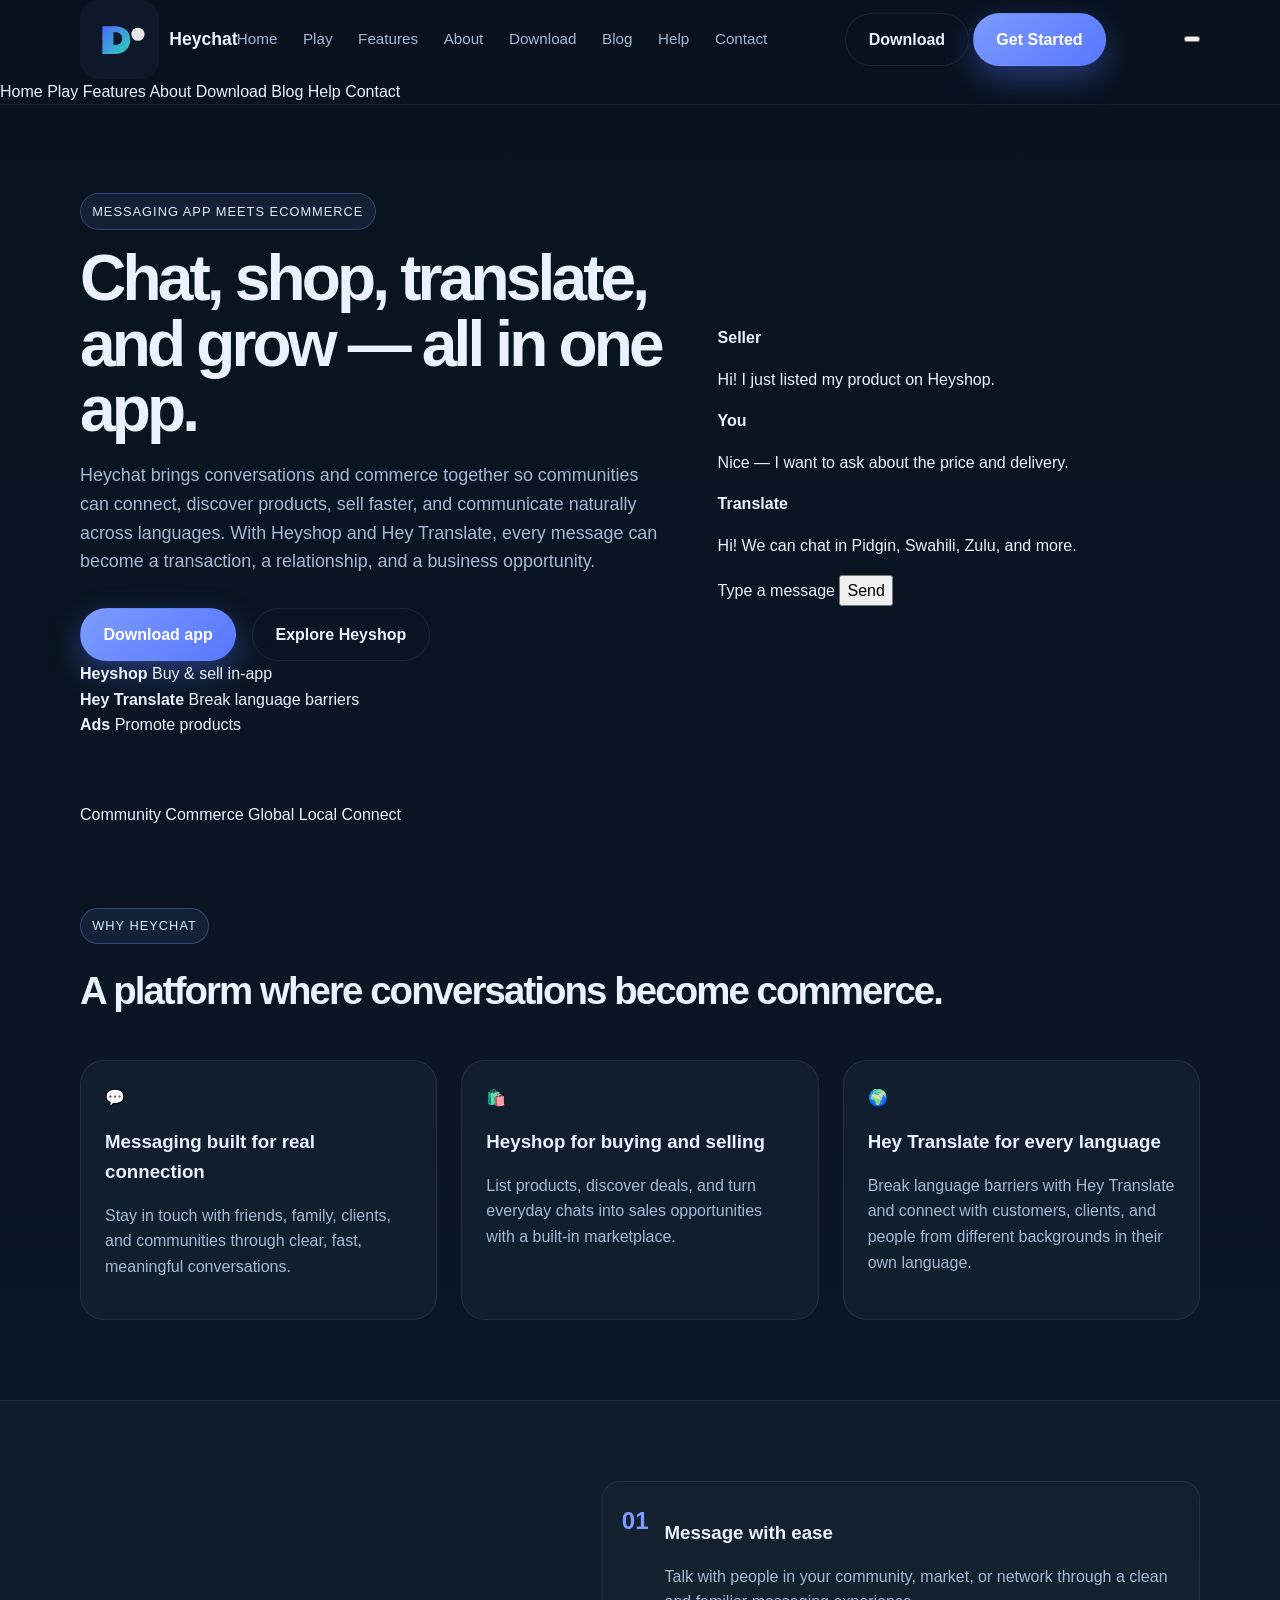
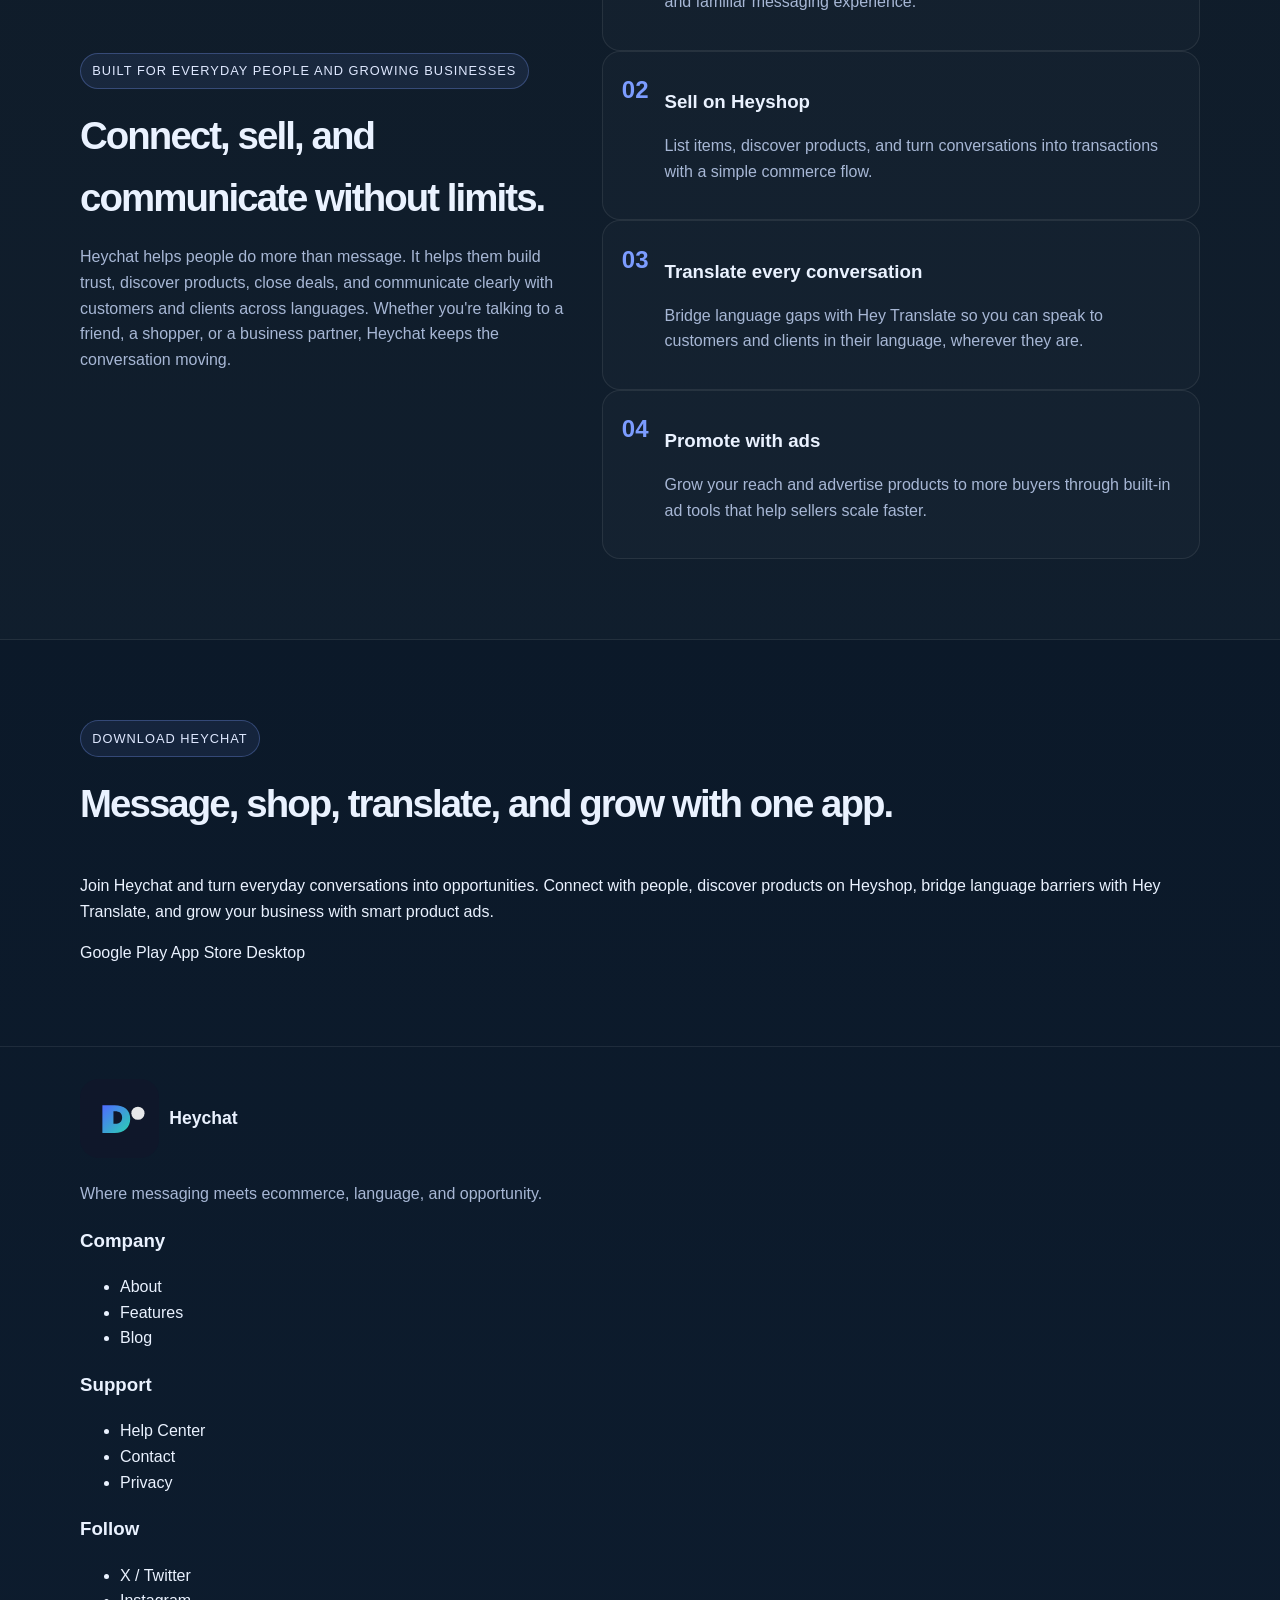
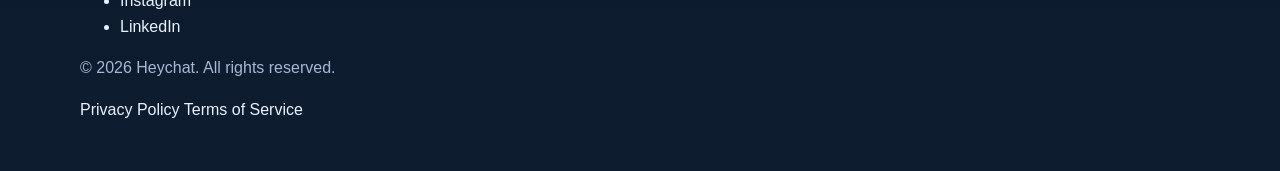
<file: index.html>
<!DOCTYPE html>
<html lang="en">
  <head>
    <meta charset="UTF-8" />
    <meta name="viewport" content="width=device-width, initial-scale=1.0" />
    <meta name="description" content="Heychat is a messaging app that meets ecommerce, with Heyshop, Hey Translate, multilingual communication, and product ads for growing communities and businesses." />
    <meta name="theme-color" content="#4f6bff" />
    <meta property="og:title" content="Heychat | Messaging App Meets Ecommerce" />
    <meta property="og:description" content="Chat, sell, translate, and grow with Heychat — a messaging app built for commerce, community, and multilingual connection." />
    <meta property="og:type" content="website" />
    <meta property="og:image" content="assets/hero-illustration.svg" />
    <title>Heychat | Messaging App Meets Ecommerce</title>
    <link rel="icon" type="image/svg+xml" href="assets/heychat-logo.svg" />
    <link rel="stylesheet" href="css/styles.css" />
  </head>
  <body>
    <header class="site-header">
      <div class="container nav-wrap">
        <a class="brand" href="index.html" aria-label="Heychat home">
          <img src="assets/heychat-logo.svg" alt="Heychat logo" class="brand-logo" />
          <span>Heychat</span>
        </a>

        <nav class="main-nav" aria-label="Main navigation">
          <a href="index.html" class="active">Home</a>
          <a href="play.html">Play</a>
          <a href="features.html">Features</a>
          <a href="about.html">About</a>
          <a href="download.html">Download</a>
          <a href="blog.html">Blog</a>
          <a href="help.html">Help</a>
          <a href="contact.html">Contact</a>
        </nav>

        <div class="nav-actions">
          <a href="download.html" class="button button-secondary">Download</a>
          <a href="contact.html" class="button button-primary">Get Started</a>
        </div>

        <button class="mobile-menu-toggle" aria-expanded="false" aria-label="Open menu">
          <span></span><span></span><span></span>
        </button>
      </div>

      <div class="mobile-menu">
        <a href="index.html">Home</a>
        <a href="play.html">Play</a>
        <a href="features.html">Features</a>
        <a href="about.html">About</a>
        <a href="download.html">Download</a>
        <a href="blog.html">Blog</a>
        <a href="help.html">Help</a>
        <a href="contact.html">Contact</a>
      </div>
    </header>

    <main>
      <section class="hero">
        <div class="container hero-grid">
          <div class="hero-copy">
            <span class="eyebrow">Messaging app meets ecommerce</span>
            <h1>Chat, shop, translate, and grow — all in one app.</h1>
            <p>
              Heychat brings conversations and commerce together so communities can connect,
              discover products, sell faster, and communicate naturally across languages.
              With Heyshop and Hey Translate, every message can become a transaction,
              a relationship, and a business opportunity.
            </p>

            <div class="hero-actions">
              <a href="download.html" class="button button-primary">Download app</a>
              <a href="play.html" class="button button-secondary">Explore Heyshop</a>
            </div>

            <div class="hero-meta">
              <div>
                <strong>Heyshop</strong>
                <span>Buy &amp; sell in-app</span>
              </div>
              <div>
                <strong>Hey Translate</strong>
                <span>Break language barriers</span>
              </div>
              <div>
                <strong>Ads</strong>
                <span>Promote products</span>
              </div>
            </div>
          </div>

          <div class="hero-visual">
            <div class="phone-mockup">
              <div class="phone-header">
                <span class="status-dot red"></span>
                <span class="status-dot yellow"></span>
                <span class="status-dot green"></span>
              </div>

              <div class="chat-preview">
                <div class="chat-bubble incoming">
                  <strong>Seller</strong>
                  <p>Hi! I just listed my product on Heyshop.</p>
                </div>
                <div class="chat-bubble outgoing">
                  <strong>You</strong>
                  <p>Nice — I want to ask about the price and delivery.</p>
                </div>
                <div class="chat-bubble incoming">
                  <strong>Translate</strong>
                  <p>Hi! We can chat in Pidgin, Swahili, Zulu, and more.</p>
                </div>
                <div class="message-bar">
                  <span>Type a message</span>
                  <button>Send</button>
                </div>
              </div>
            </div>
          </div>
        </div>
      </section>

      <section class="logo-section">
        <div class="container logo-row" aria-label="Trusted by communities and businesses">
          <span>Community</span>
          <span>Commerce</span>
          <span>Global</span>
          <span>Local</span>
          <span>Connect</span>
        </div>
      </section>

      <section class="section">
        <div class="container">
          <div class="section-heading">
            <span class="eyebrow eyebrow-soft">Why Heychat</span>
            <h2>A platform where conversations become commerce.</h2>
          </div>

          <div class="feature-grid">
            <article class="feature-card">
              <div class="icon-wrap">💬</div>
              <h3>Messaging built for real connection</h3>
              <p>Stay in touch with friends, family, clients, and communities through clear, fast, meaningful conversations.</p>
            </article>

            <article class="feature-card">
              <div class="icon-wrap">🛍️</div>
              <h3>Heyshop for buying and selling</h3>
              <p>List products, discover deals, and turn everyday chats into sales opportunities with a built-in marketplace.</p>
            </article>

            <article class="feature-card">
              <div class="icon-wrap">🌍</div>
              <h3>Hey Translate for every language</h3>
              <p>Break language barriers with Hey Translate and connect with customers, clients, and people from different backgrounds in their own language.</p>
            </article>
          </div>
        </div>
      </section>

      <section class="section section-alt">
        <div class="container split-layout">
          <div>
            <span class="eyebrow">Built for everyday people and growing businesses</span>
            <h2>Connect, sell, and communicate without limits.</h2>
            <p>
              Heychat helps people do more than message. It helps them build trust, discover products,
              close deals, and communicate clearly with customers and clients across languages.
              Whether you're talking to a friend, a shopper, or a business partner, Heychat keeps the conversation moving.
            </p>
          </div>

          <div class="benefit-list">
            <div class="benefit-item">
              <strong>01</strong>
              <div>
                <h3>Message with ease</h3>
                <p>Talk with people in your community, market, or network through a clean and familiar messaging experience.</p>
              </div>
            </div>
            <div class="benefit-item">
              <strong>02</strong>
              <div>
                <h3>Sell on Heyshop</h3>
                <p>List items, discover products, and turn conversations into transactions with a simple commerce flow.</p>
              </div>
            </div>
            <div class="benefit-item">
              <strong>03</strong>
              <div>
                <h3>Translate every conversation</h3>
                <p>Bridge language gaps with Hey Translate so you can speak to customers and clients in their language, wherever they are.</p>
              </div>
            </div>
            <div class="benefit-item">
              <strong>04</strong>
              <div>
                <h3>Promote with ads</h3>
                <p>Grow your reach and advertise products to more buyers through built-in ad tools that help sellers scale faster.</p>
              </div>
            </div>
          </div>
        </div>
      </section>

      <section class="section">
        <div class="container">
          <div class="section-heading centered">
            <span class="eyebrow eyebrow-soft">Download Heychat</span>
            <h2>Message, shop, translate, and grow with one app.</h2>
          </div>

          <div class="download-callout">
            <p>
              Join Heychat and turn everyday conversations into opportunities. Connect with people,
              discover products on Heyshop, bridge language barriers with Hey Translate,
              and grow your business with smart product ads.
            </p>
            <div class="store-buttons">
              <a href="#" class="store-button" aria-label="Download on Google Play placeholder">Google Play</a>
              <a href="#" class="store-button" aria-label="Download on Apple App Store placeholder">App Store</a>
              <a href="#" class="store-button" aria-label="Download desktop version placeholder">Desktop</a>
            </div>
          </div>
        </div>
      </section>
    </main>

    <footer class="site-footer">
      <div class="container footer-grid">
        <div>
          <a class="brand footer-brand" href="index.html">
            <img src="assets/heychat-logo.svg" alt="Heychat logo" class="brand-logo" />
            <span>Heychat</span>
          </a>
          <p>Where messaging meets ecommerce, language, and opportunity.</p>
        </div>

        <div>
          <h3>Company</h3>
          <ul>
            <li><a href="about.html">About</a></li>
            <li><a href="features.html">Features</a></li>
            <li><a href="blog.html">Blog</a></li>
          </ul>
        </div>

        <div>
          <h3>Support</h3>
          <ul>
            <li><a href="help.html">Help Center</a></li>
            <li><a href="contact.html">Contact</a></li>
            <li><a href="privacy.html">Privacy</a></li>
          </ul>
        </div>

        <div>
          <h3>Follow</h3>
          <ul>
            <li><a href="#">X / Twitter</a></li>
            <li><a href="#">Instagram</a></li>
            <li><a href="#">LinkedIn</a></li>
          </ul>
        </div>
      </div>

      <div class="container footer-bottom">
        <p>© 2026 Heychat. All rights reserved.</p>
        <div>
          <a href="privacy.html">Privacy Policy</a>
          <a href="terms.html">Terms of Service</a>
        </div>
      </div>
    </footer>

    <script src="js/main.js"></script>
  </body>
</html>
</file>
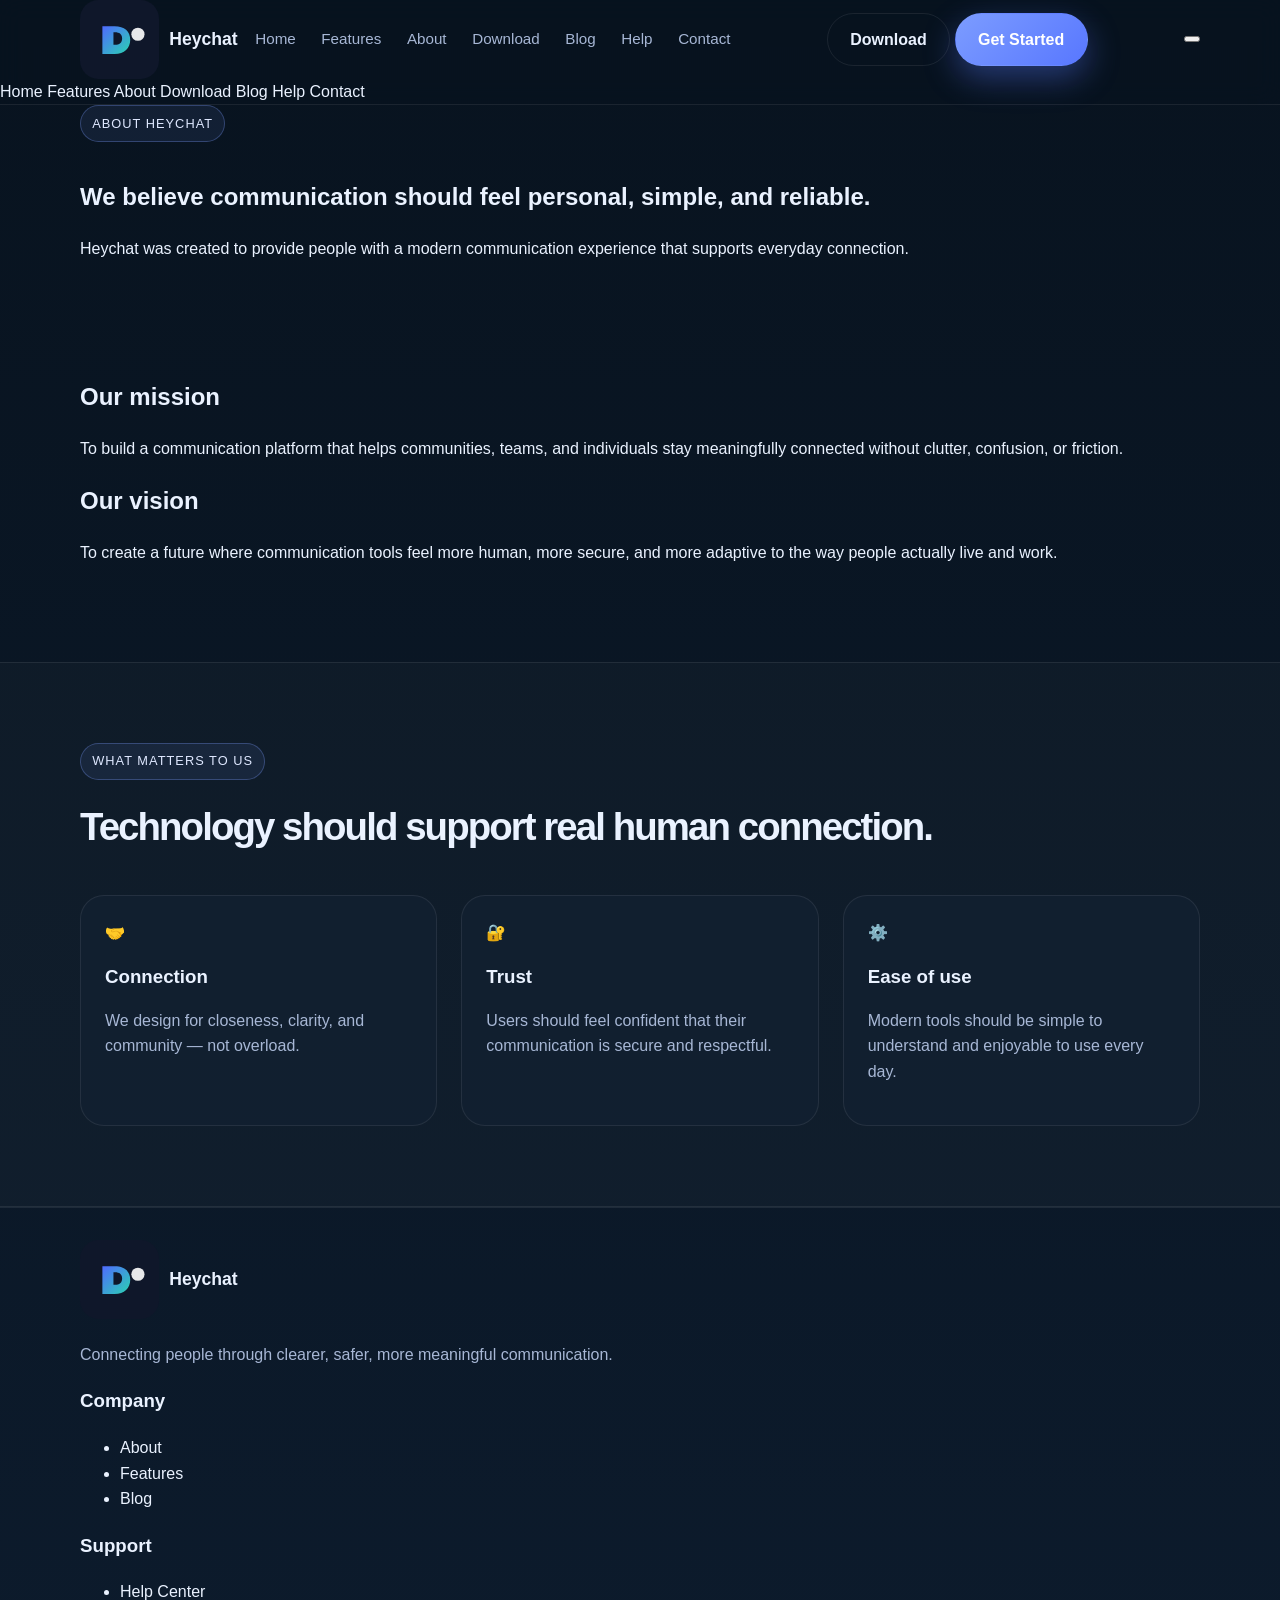
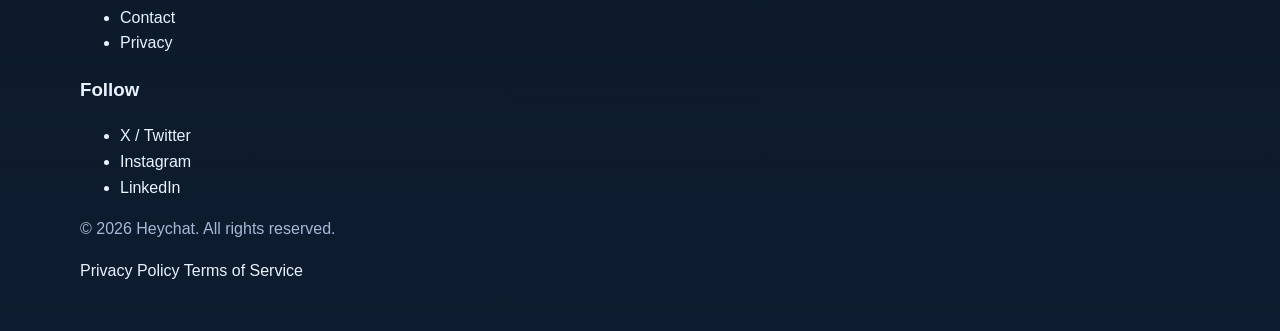
<file: about.html>
<!DOCTYPE html>
<html lang="en">
  <head>
    <meta charset="UTF-8" />
    <meta name="viewport" content="width=device-width, initial-scale=1.0" />
    <meta name="description" content="Learn about Heychat, our mission, and the vision behind a modern communication experience built for real connection." />
    <title>About | Heychat</title>
    <link rel="icon" type="image/svg+xml" href="assets/heychat-logo.svg" />
    <link rel="stylesheet" href="css/styles.css" />
  </head>
  <body>
    <header class="site-header">
      <div class="container nav-wrap">
        <a class="brand" href="index.html" aria-label="Heychat home">
          <img src="assets/heychat-logo.svg" alt="Heychat logo" class="brand-logo" />
          <span>Heychat</span>
        </a>

        <nav class="main-nav" aria-label="Main navigation">
          <a href="index.html">Home</a>
          <a href="features.html">Features</a>
          <a href="about.html" class="active">About</a>
          <a href="download.html">Download</a>
          <a href="blog.html">Blog</a>
          <a href="help.html">Help</a>
          <a href="contact.html">Contact</a>
        </nav>

        <div class="nav-actions">
          <a href="download.html" class="button button-secondary">Download</a>
          <a href="contact.html" class="button button-primary">Get Started</a>
        </div>

        <button class="mobile-menu-toggle" aria-expanded="false" aria-label="Open menu">
          <span></span><span></span><span></span>
        </button>
      </div>

      <div class="mobile-menu">
        <a href="index.html">Home</a>
        <a href="features.html">Features</a>
        <a href="about.html">About</a>
        <a href="download.html">Download</a>
        <a href="blog.html">Blog</a>
        <a href="help.html">Help</a>
        <a href="contact.html">Contact</a>
      </div>
    </header>

    <main>
      <section class="page-header">
        <div class="container narrow">
          <span class="eyebrow">About Heychat</span>
          <h1>We believe communication should feel personal, simple, and reliable.</h1>
          <p>Heychat was created to provide people with a modern communication experience that supports everyday connection.</p>
        </div>
      </section>

      <section class="section">
        <div class="container two-column">
          <div>
            <h2>Our mission</h2>
            <p>To build a communication platform that helps communities, teams, and individuals stay meaningfully connected without clutter, confusion, or friction.</p>
          </div>
          <div>
            <h2>Our vision</h2>
            <p>To create a future where communication tools feel more human, more secure, and more adaptive to the way people actually live and work.</p>
          </div>
        </div>
      </section>

      <section class="section section-alt">
        <div class="container">
          <div class="section-heading">
            <span class="eyebrow eyebrow-soft">What matters to us</span>
            <h2>Technology should support real human connection.</h2>
          </div>

          <div class="feature-grid">
            <article class="feature-card">
              <div class="icon-wrap">🤝</div>
              <h3>Connection</h3>
              <p>We design for closeness, clarity, and community — not overload.</p>
            </article>

            <article class="feature-card">
              <div class="icon-wrap">🔐</div>
              <h3>Trust</h3>
              <p>Users should feel confident that their communication is secure and respectful.</p>
            </article>

            <article class="feature-card">
              <div class="icon-wrap">⚙️</div>
              <h3>Ease of use</h3>
              <p>Modern tools should be simple to understand and enjoyable to use every day.</p>
            </article>
          </div>
        </div>
      </section>
    </main>

    <footer class="site-footer">
      <div class="container footer-grid">
        <div>
          <a class="brand footer-brand" href="index.html">
            <img src="assets/heychat-logo.svg" alt="Heychat logo" class="brand-logo" />
            <span>Heychat</span>
          </a>
          <p>Connecting people through clearer, safer, more meaningful communication.</p>
        </div>

        <div>
          <h3>Company</h3>
          <ul>
            <li><a href="about.html">About</a></li>
            <li><a href="features.html">Features</a></li>
            <li><a href="blog.html">Blog</a></li>
          </ul>
        </div>

        <div>
          <h3>Support</h3>
          <ul>
            <li><a href="help.html">Help Center</a></li>
            <li><a href="contact.html">Contact</a></li>
            <li><a href="privacy.html">Privacy</a></li>
          </ul>
        </div>

        <div>
          <h3>Follow</h3>
          <ul>
            <li><a href="#">X / Twitter</a></li>
            <li><a href="#">Instagram</a></li>
            <li><a href="#">LinkedIn</a></li>
          </ul>
        </div>
      </div>

      <div class="container footer-bottom">
        <p>© 2026 Heychat. All rights reserved.</p>
        <div>
          <a href="privacy.html">Privacy Policy</a>
          <a href="terms.html">Terms of Service</a>
        </div>
      </div>
    </footer>

    <script src="js/main.js"></script>
  </body>
</html>
</file>
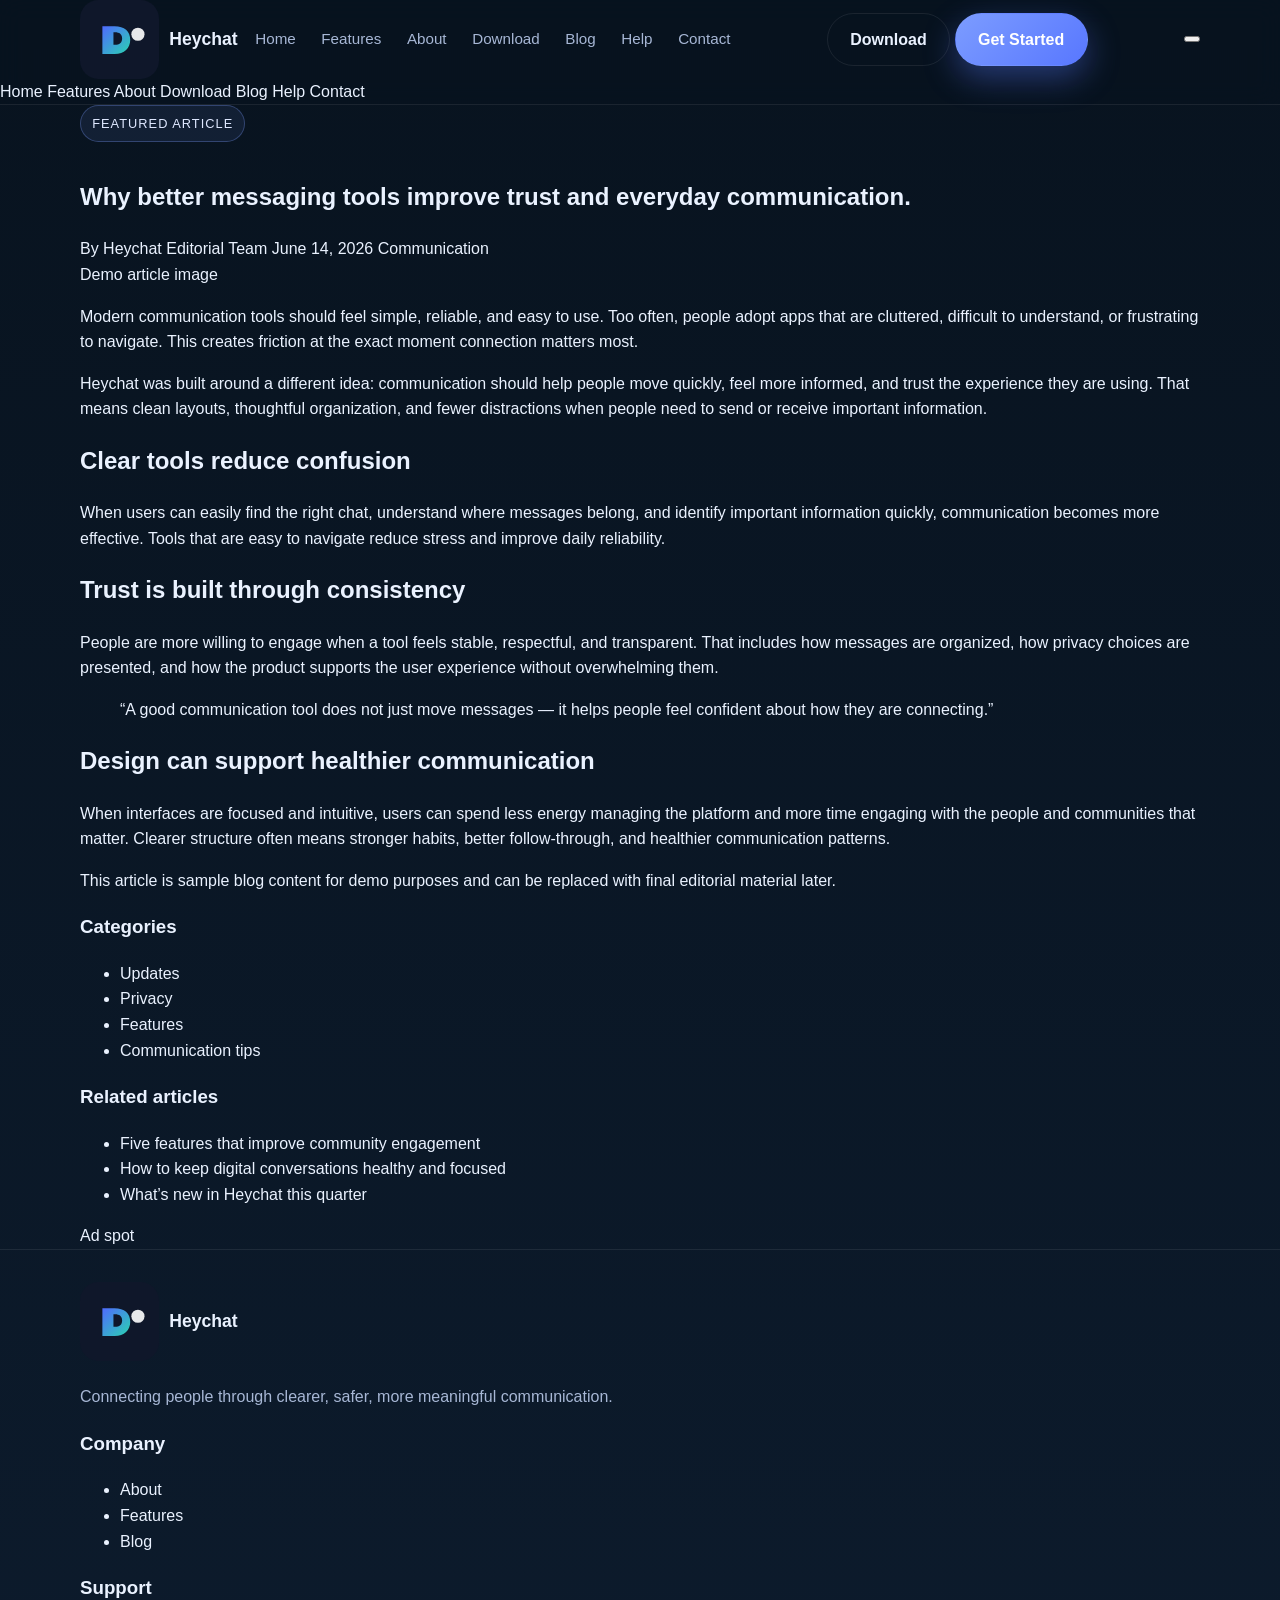
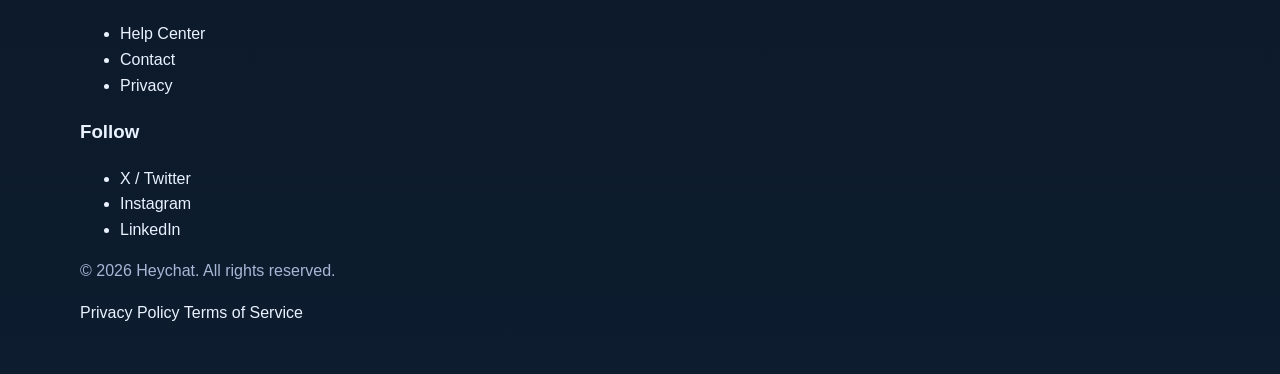
<file: blog-post.html>
<!DOCTYPE html>
<html lang="en">
  <head>
    <meta charset="UTF-8" />
    <meta name="viewport" content="width=device-width, initial-scale=1.0" />
    <meta name="description" content="Read a sample Heychat blog post about communication, trust, and digital connection in modern messaging platforms." />
    <title>Why better messaging tools improve trust and everyday communication | Heychat</title>
    <link rel="icon" type="image/svg+xml" href="assets/heychat-logo.svg" />
    <link rel="stylesheet" href="css/styles.css" />
  </head>
  <body>
    <header class="site-header">
      <div class="container nav-wrap">
        <a class="brand" href="index.html" aria-label="Heychat home">
          <img src="assets/heychat-logo.svg" alt="Heychat logo" class="brand-logo" />
          <span>Heychat</span>
        </a>

        <nav class="main-nav" aria-label="Main navigation">
          <a href="index.html">Home</a>
          <a href="features.html">Features</a>
          <a href="about.html">About</a>
          <a href="download.html">Download</a>
          <a href="blog.html" class="active">Blog</a>
          <a href="help.html">Help</a>
          <a href="contact.html">Contact</a>
        </nav>

        <div class="nav-actions">
          <a href="download.html" class="button button-secondary">Download</a>
          <a href="contact.html" class="button button-primary">Get Started</a>
        </div>

        <button class="mobile-menu-toggle" aria-expanded="false" aria-label="Open menu">
          <span></span><span></span><span></span>
        </button>
      </div>

      <div class="mobile-menu">
        <a href="index.html">Home</a>
        <a href="features.html">Features</a>
        <a href="about.html">About</a>
        <a href="download.html">Download</a>
        <a href="blog.html">Blog</a>
        <a href="help.html">Help</a>
        <a href="contact.html">Contact</a>
      </div>
    </header>

    <main>
      <article class="article-page">
        <div class="container narrow article-layout">
          <div class="article-content">
            <span class="eyebrow">Featured article</span>
            <h1>Why better messaging tools improve trust and everyday communication.</h1>
            <div class="article-meta">
              <span>By Heychat Editorial Team</span>
              <span>June 14, 2026</span>
              <span>Communication</span>
            </div>

            <div class="article-hero placeholder-panel large-panel">
              <span>Demo article image</span>
            </div>

            <p>Modern communication tools should feel simple, reliable, and easy to use. Too often, people adopt apps that are cluttered, difficult to understand, or frustrating to navigate. This creates friction at the exact moment connection matters most.</p>

            <p>Heychat was built around a different idea: communication should help people move quickly, feel more informed, and trust the experience they are using. That means clean layouts, thoughtful organization, and fewer distractions when people need to send or receive important information.</p>

            <h2>Clear tools reduce confusion</h2>
            <p>When users can easily find the right chat, understand where messages belong, and identify important information quickly, communication becomes more effective. Tools that are easy to navigate reduce stress and improve daily reliability.</p>

            <h2>Trust is built through consistency</h2>
            <p>People are more willing to engage when a tool feels stable, respectful, and transparent. That includes how messages are organized, how privacy choices are presented, and how the product supports the user experience without overwhelming them.</p>

            <blockquote>
              “A good communication tool does not just move messages — it helps people feel confident about how they are connecting.”
            </blockquote>

            <h2>Design can support healthier communication</h2>
            <p>When interfaces are focused and intuitive, users can spend less energy managing the platform and more time engaging with the people and communities that matter. Clearer structure often means stronger habits, better follow-through, and healthier communication patterns.</p>

            <div class="article-note">
              This article is sample blog content for demo purposes and can be replaced with final editorial material later.
            </div>
          </div>

          <aside class="article-sidebar">
            <div class="sidebar-card">
              <h3>Categories</h3>
              <ul>
                <li><a href="blog.html">Updates</a></li>
                <li><a href="blog.html">Privacy</a></li>
                <li><a href="blog.html">Features</a></li>
                <li><a href="blog.html">Communication tips</a></li>
              </ul>
            </div>

            <div class="sidebar-card">
              <h3>Related articles</h3>
              <ul>
                <li><a href="blog-post.html">Five features that improve community engagement</a></li>
                <li><a href="blog-post.html">How to keep digital conversations healthy and focused</a></li>
                <li><a href="blog-post.html">What’s new in Heychat this quarter</a></li>
              </ul>
            </div>

            <div class="ad-placeholder sidebar-ad" aria-label="Ad placement area">
              <span>Ad spot</span>
            </div>
          </aside>
        </div>
      </article>
    </main>

    <footer class="site-footer">
      <div class="container footer-grid">
        <div>
          <a class="brand footer-brand" href="index.html">
            <img src="assets/heychat-logo.svg" alt="Heychat logo" class="brand-logo" />
            <span>Heychat</span>
          </a>
          <p>Connecting people through clearer, safer, more meaningful communication.</p>
        </div>

        <div>
          <h3>Company</h3>
          <ul>
            <li><a href="about.html">About</a></li>
            <li><a href="features.html">Features</a></li>
            <li><a href="blog.html">Blog</a></li>
          </ul>
        </div>

        <div>
          <h3>Support</h3>
          <ul>
            <li><a href="help.html">Help Center</a></li>
            <li><a href="contact.html">Contact</a></li>
            <li><a href="privacy.html">Privacy</a></li>
          </ul>
        </div>

        <div>
          <h3>Follow</h3>
          <ul>
            <li><a href="#">X / Twitter</a></li>
            <li><a href="#">Instagram</a></li>
            <li><a href="#">LinkedIn</a></li>
          </ul>
        </div>
      </div>

      <div class="container footer-bottom">
        <p>© 2026 Heychat. All rights reserved.</p>
        <div>
          <a href="privacy.html">Privacy Policy</a>
          <a href="terms.html">Terms of Service</a>
        </div>
      </div>
    </footer>

    <script src="js/main.js"></script>
  </body>
</html>
</file>
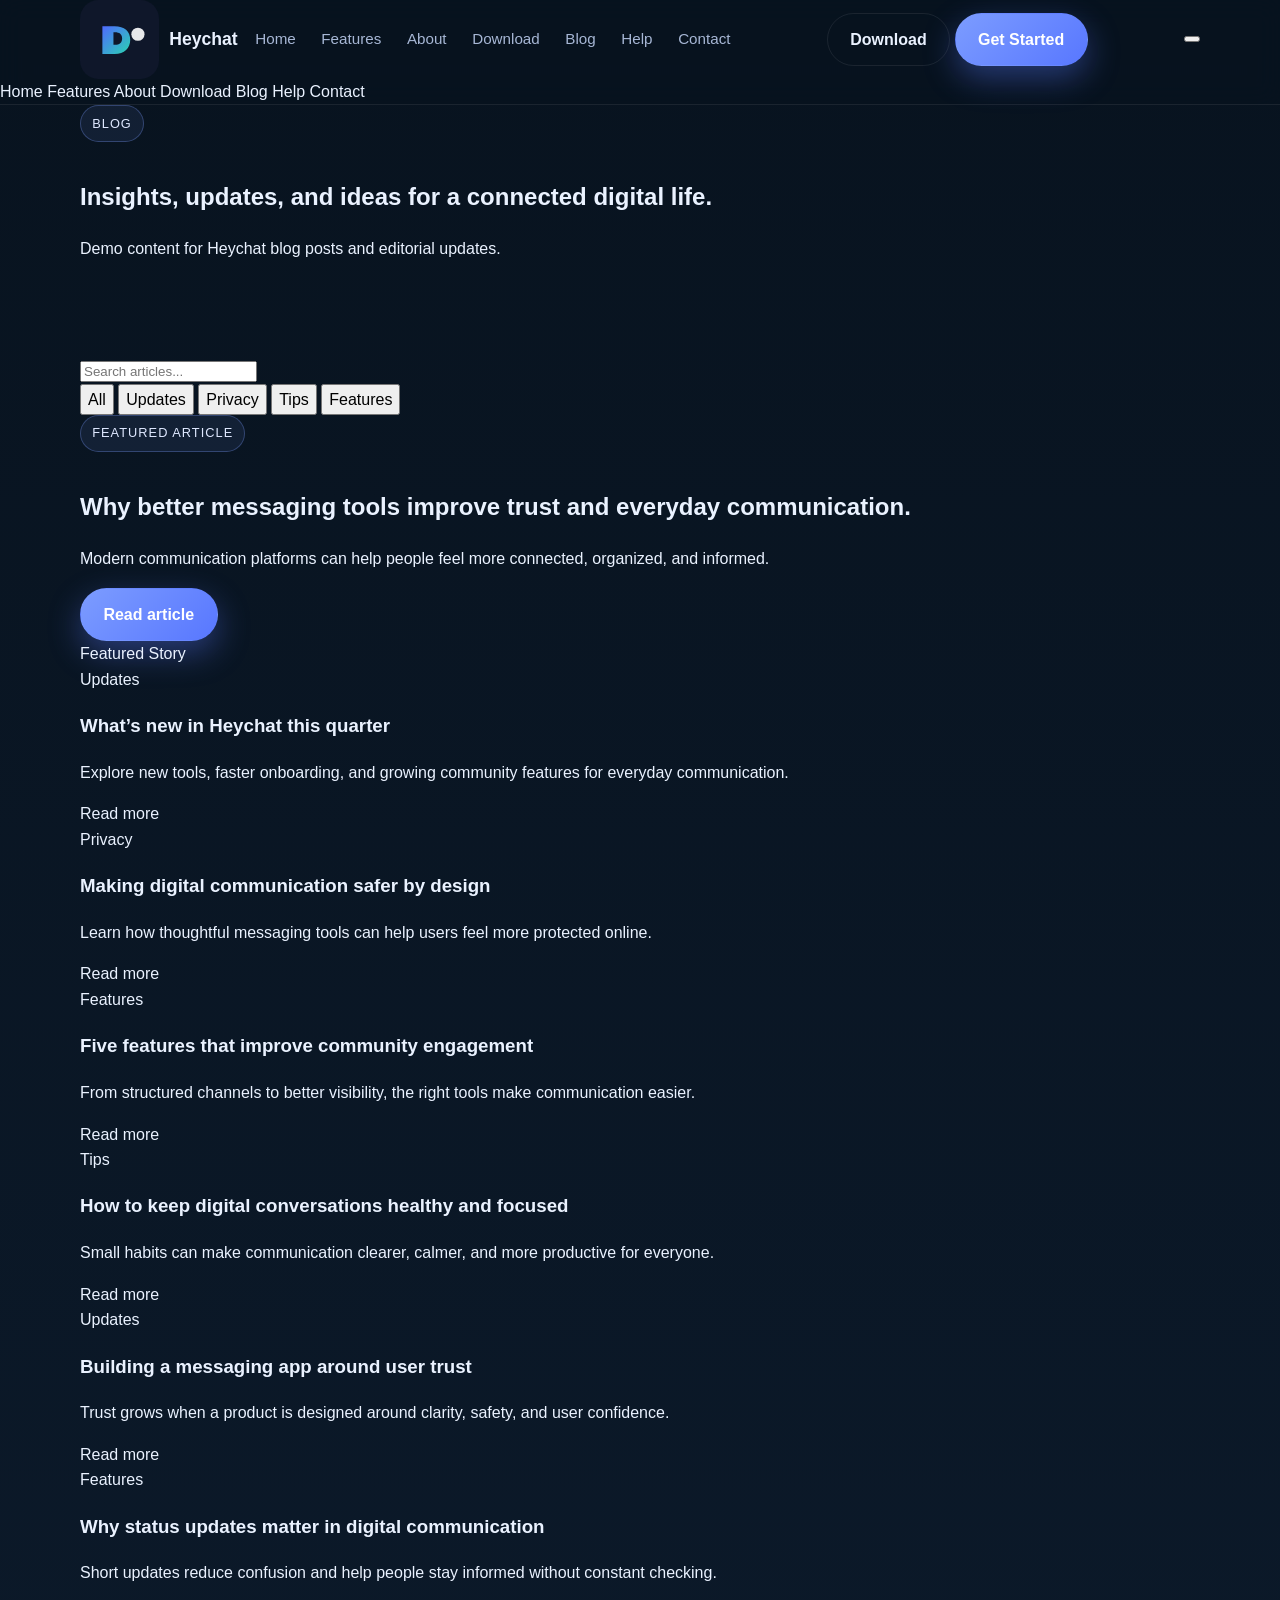
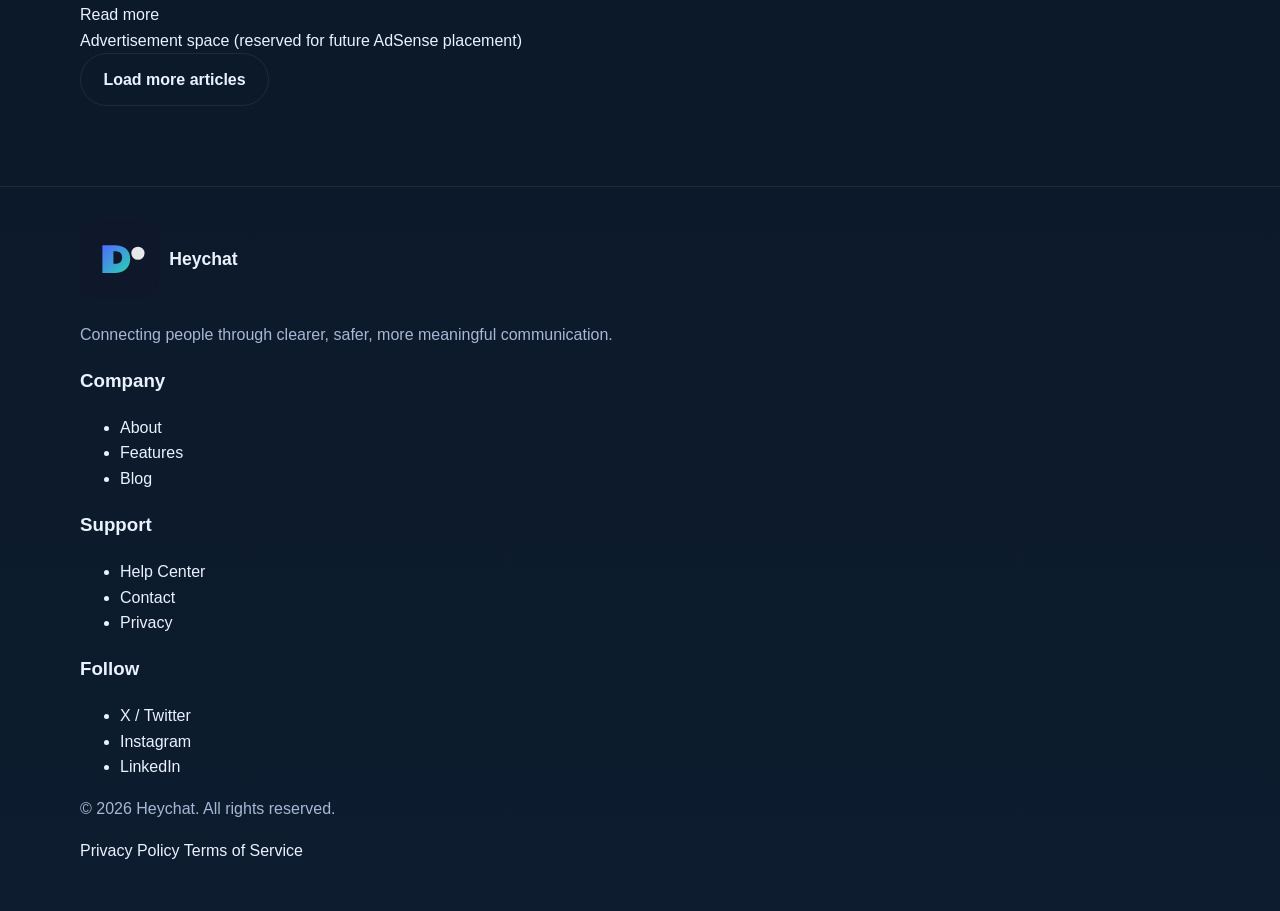
<file: blog.html>
<!DOCTYPE html>
<html lang="en">
  <head>
    <meta charset="UTF-8" />
    <meta name="viewport" content="width=device-width, initial-scale=1.0" />
    <meta name="description" content="Read the Heychat blog for product updates, communication tips, digital privacy advice, and app feature highlights." />
    <title>Blog | Heychat</title>
    <link rel="icon" type="image/svg+xml" href="assets/heychat-logo.svg" />
    <link rel="stylesheet" href="css/styles.css" />
  </head>
  <body>
    <header class="site-header">
      <div class="container nav-wrap">
        <a class="brand" href="index.html" aria-label="Heychat home">
          <img src="assets/heychat-logo.svg" alt="Heychat logo" class="brand-logo" />
          <span>Heychat</span>
        </a>

        <nav class="main-nav" aria-label="Main navigation">
          <a href="index.html">Home</a>
          <a href="features.html">Features</a>
          <a href="about.html">About</a>
          <a href="download.html">Download</a>
          <a href="blog.html" class="active">Blog</a>
          <a href="help.html">Help</a>
          <a href="contact.html">Contact</a>
        </nav>

        <div class="nav-actions">
          <a href="download.html" class="button button-secondary">Download</a>
          <a href="contact.html" class="button button-primary">Get Started</a>
        </div>

        <button class="mobile-menu-toggle" aria-expanded="false" aria-label="Open menu">
          <span></span><span></span><span></span>
        </button>
      </div>

      <div class="mobile-menu">
        <a href="index.html">Home</a>
        <a href="features.html">Features</a>
        <a href="about.html">About</a>
        <a href="download.html">Download</a>
        <a href="blog.html">Blog</a>
        <a href="help.html">Help</a>
        <a href="contact.html">Contact</a>
      </div>
    </header>

    <main>
      <section class="page-header blog-header">
        <div class="container narrow">
          <span class="eyebrow">Blog</span>
          <h1>Insights, updates, and ideas for a connected digital life.</h1>
          <p>Demo content for Heychat blog posts and editorial updates.</p>
        </div>
      </section>

      <section class="section">
        <div class="container">
          <div class="blog-toolbar">
            <div class="search-box">
              <input id="blog-search" type="search" placeholder="Search articles..." aria-label="Search blog articles" />
            </div>
            <div class="blog-categories" aria-label="Blog categories">
              <button class="tag active" data-filter="all">All</button>
              <button class="tag" data-filter="updates">Updates</button>
              <button class="tag" data-filter="privacy">Privacy</button>
              <button class="tag" data-filter="tips">Tips</button>
              <button class="tag" data-filter="features">Features</button>
            </div>
          </div>

          <div class="featured-article">
            <div class="featured-content">
              <span class="eyebrow eyebrow-soft">Featured article</span>
              <h2>Why better messaging tools improve trust and everyday communication.</h2>
              <p>Modern communication platforms can help people feel more connected, organized, and informed.</p>
              <a href="blog-post.html" class="button button-primary">Read article</a>
            </div>
            <div class="featured-image placeholder-panel">
              <span>Featured Story</span>
            </div>
          </div>

          <div class="blog-grid article-grid">
            <article class="blog-card" data-category="updates">
              <div class="thumb thumb-one"></div>
              <div class="blog-copy">
                <span class="post-tag">Updates</span>
                <h3>What’s new in Heychat this quarter</h3>
                <p>Explore new tools, faster onboarding, and growing community features for everyday communication.</p>
                <a href="blog-post.html">Read more</a>
              </div>
            </article>

            <article class="blog-card" data-category="privacy">
              <div class="thumb thumb-two"></div>
              <div class="blog-copy">
                <span class="post-tag">Privacy</span>
                <h3>Making digital communication safer by design</h3>
                <p>Learn how thoughtful messaging tools can help users feel more protected online.</p>
                <a href="blog-post.html">Read more</a>
              </div>
            </article>

            <article class="blog-card" data-category="features">
              <div class="thumb thumb-three"></div>
              <div class="blog-copy">
                <span class="post-tag">Features</span>
                <h3>Five features that improve community engagement</h3>
                <p>From structured channels to better visibility, the right tools make communication easier.</p>
                <a href="blog-post.html">Read more</a>
              </div>
            </article>

            <article class="blog-card" data-category="tips">
              <div class="thumb thumb-four"></div>
              <div class="blog-copy">
                <span class="post-tag">Tips</span>
                <h3>How to keep digital conversations healthy and focused</h3>
                <p>Small habits can make communication clearer, calmer, and more productive for everyone.</p>
                <a href="blog-post.html">Read more</a>
              </div>
            </article>

            <article class="blog-card" data-category="updates">
              <div class="thumb thumb-five"></div>
              <div class="blog-copy">
                <span class="post-tag">Updates</span>
                <h3>Building a messaging app around user trust</h3>
                <p>Trust grows when a product is designed around clarity, safety, and user confidence.</p>
                <a href="blog-post.html">Read more</a>
              </div>
            </article>

            <article class="blog-card" data-category="features">
              <div class="thumb thumb-six"></div>
              <div class="blog-copy">
                <span class="post-tag">Features</span>
                <h3>Why status updates matter in digital communication</h3>
                <p>Short updates reduce confusion and help people stay informed without constant checking.</p>
                <a href="blog-post.html">Read more</a>
              </div>
            </article>
          </div>

          <div class="ad-placeholder" aria-label="Ad placement area">
            <span>Advertisement space (reserved for future AdSense placement)</span>
          </div>

          <div class="load-more-wrap">
            <button class="button button-secondary" id="load-more">Load more articles</button>
          </div>
        </div>
      </section>
    </main>

    <footer class="site-footer">
      <div class="container footer-grid">
        <div>
          <a class="brand footer-brand" href="index.html">
            <img src="assets/heychat-logo.svg" alt="Heychat logo" class="brand-logo" />
            <span>Heychat</span>
          </a>
          <p>Connecting people through clearer, safer, more meaningful communication.</p>
        </div>

        <div>
          <h3>Company</h3>
          <ul>
            <li><a href="about.html">About</a></li>
            <li><a href="features.html">Features</a></li>
            <li><a href="blog.html">Blog</a></li>
          </ul>
        </div>

        <div>
          <h3>Support</h3>
          <ul>
            <li><a href="help.html">Help Center</a></li>
            <li><a href="contact.html">Contact</a></li>
            <li><a href="privacy.html">Privacy</a></li>
          </ul>
        </div>

        <div>
          <h3>Follow</h3>
          <ul>
            <li><a href="#">X / Twitter</a></li>
            <li><a href="#">Instagram</a></li>
            <li><a href="#">LinkedIn</a></li>
          </ul>
        </div>
      </div>

      <div class="container footer-bottom">
        <p>© 2026 Heychat. All rights reserved.</p>
        <div>
          <a href="privacy.html">Privacy Policy</a>
          <a href="terms.html">Terms of Service</a>
        </div>
      </div>
    </footer>

    <script src="js/main.js"></script>
  </body>
</html>
</file>
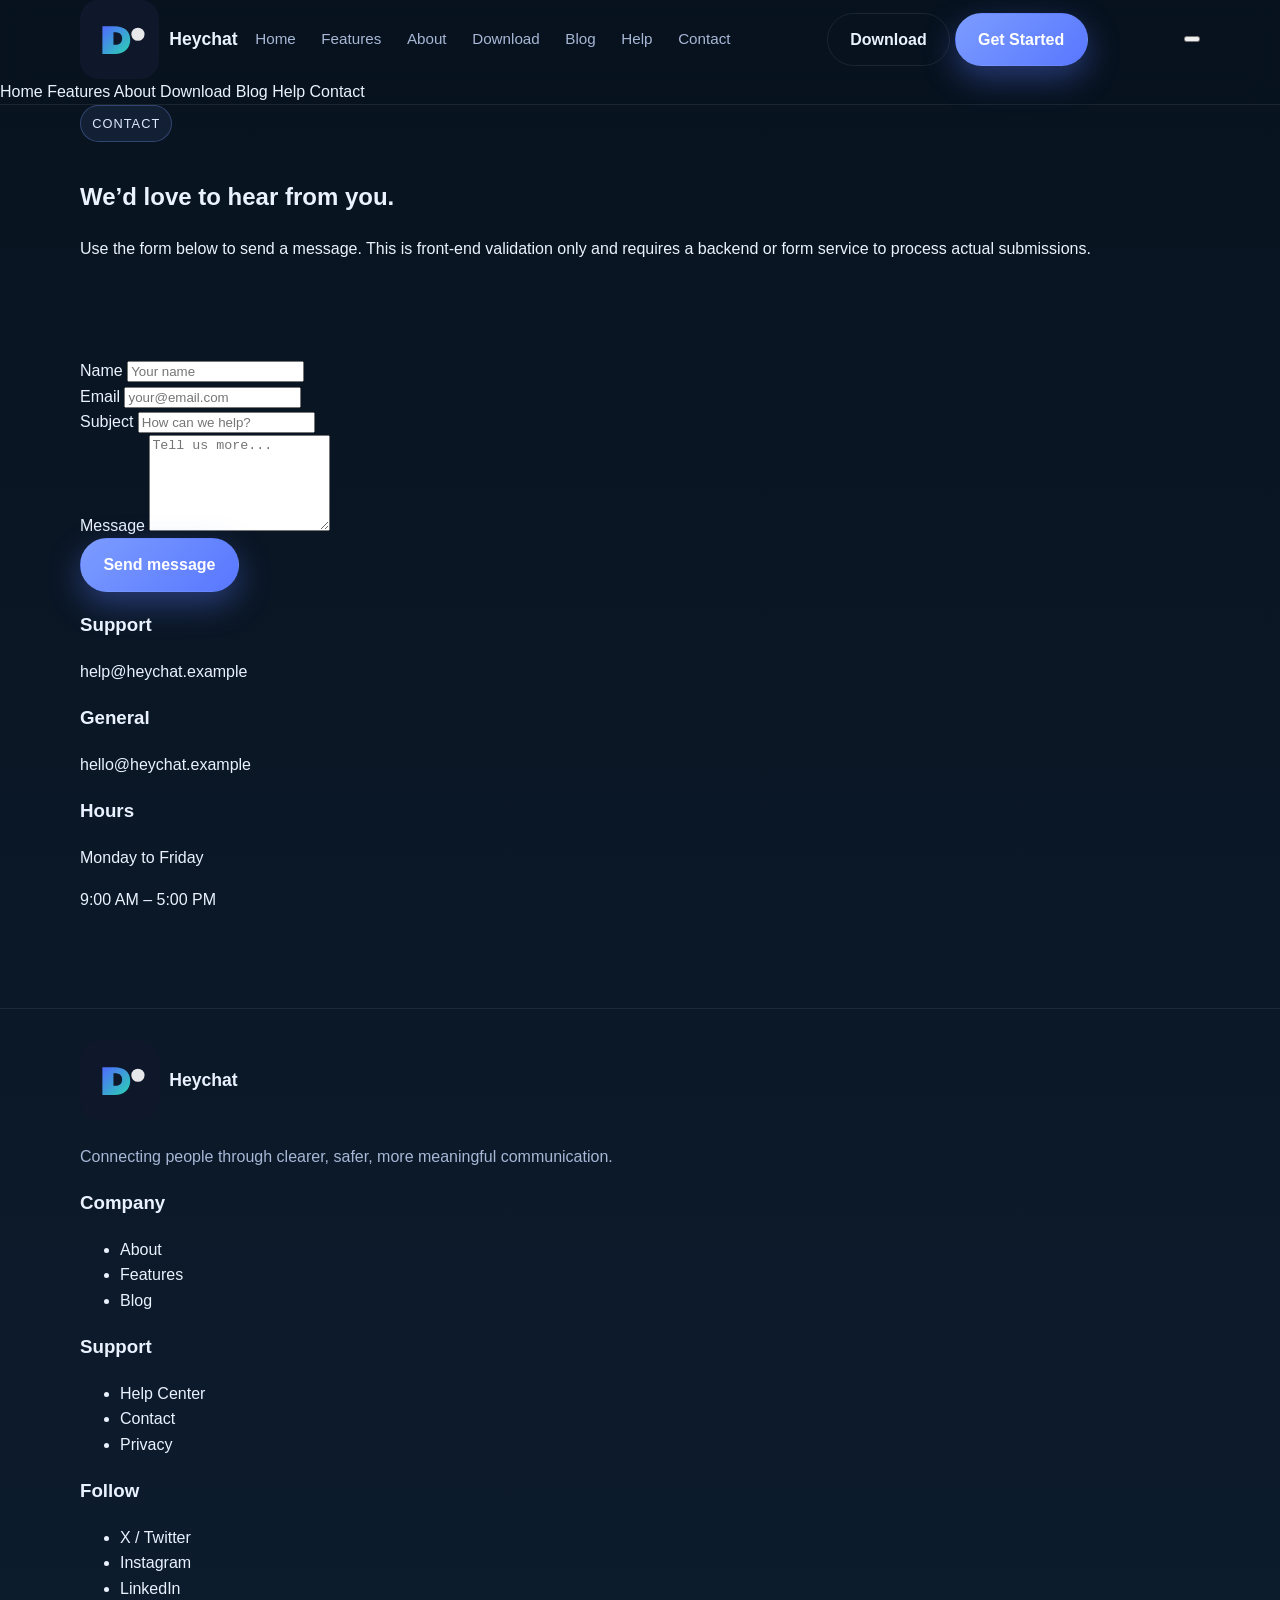
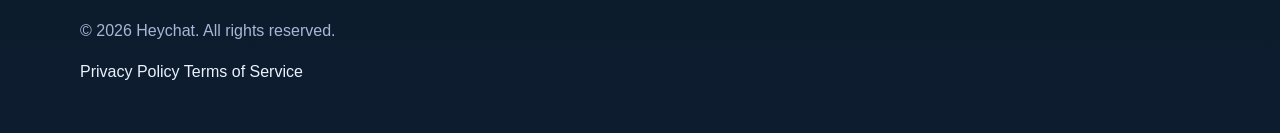
<file: contact.html>
<!DOCTYPE html>
<html lang="en">
  <head>
    <meta charset="UTF-8" />
    <meta name="viewport" content="width=device-width, initial-scale=1.0" />
    <meta name="description" content="Contact Heychat for support, feedback, partnerships, or general questions using the contact form provided on this page." />
    <title>Contact | Heychat</title>
    <link rel="icon" type="image/svg+xml" href="assets/heychat-logo.svg" />
    <link rel="stylesheet" href="css/styles.css" />
  </head>
  <body>
    <header class="site-header">
      <div class="container nav-wrap">
        <a class="brand" href="index.html" aria-label="Heychat home">
          <img src="assets/heychat-logo.svg" alt="Heychat logo" class="brand-logo" />
          <span>Heychat</span>
        </a>

        <nav class="main-nav" aria-label="Main navigation">
          <a href="index.html">Home</a>
          <a href="features.html">Features</a>
          <a href="about.html">About</a>
          <a href="download.html">Download</a>
          <a href="blog.html">Blog</a>
          <a href="help.html">Help</a>
          <a href="contact.html" class="active">Contact</a>
        </nav>

        <div class="nav-actions">
          <a href="download.html" class="button button-secondary">Download</a>
          <a href="contact.html" class="button button-primary">Get Started</a>
        </div>

        <button class="mobile-menu-toggle" aria-expanded="false" aria-label="Open menu">
          <span></span><span></span><span></span>
        </button>
      </div>

      <div class="mobile-menu">
        <a href="index.html">Home</a>
        <a href="features.html">Features</a>
        <a href="about.html">About</a>
        <a href="download.html">Download</a>
        <a href="blog.html">Blog</a>
        <a href="help.html">Help</a>
        <a href="contact.html">Contact</a>
      </div>
    </header>

    <main>
      <section class="page-header">
        <div class="container narrow">
          <span class="eyebrow">Contact</span>
          <h1>We’d love to hear from you.</h1>
          <p>Use the form below to send a message. This is front-end validation only and requires a backend or form service to process actual submissions.</p>
        </div>
      </section>

      <section class="section">
        <div class="container contact-layout">
          <form class="contact-form" id="contact-form" novalidate>
            <div class="field-group">
              <label for="name">Name</label>
              <input type="text" id="name" name="name" placeholder="Your name" />
              <span class="error-message" data-error-for="name"></span>
            </div>

            <div class="field-group">
              <label for="email">Email</label>
              <input type="email" id="email" name="email" placeholder="your@email.com" />
              <span class="error-message" data-error-for="email"></span>
            </div>

            <div class="field-group">
              <label for="subject">Subject</label>
              <input type="text" id="subject" name="subject" placeholder="How can we help?" />
              <span class="error-message" data-error-for="subject"></span>
            </div>

            <div class="field-group">
              <label for="message">Message</label>
              <textarea id="message" name="message" rows="6" placeholder="Tell us more..."></textarea>
              <span class="error-message" data-error-for="message"></span>
            </div>

            <button type="submit" class="button button-primary">Send message</button>
            <div class="form-status" id="form-status" aria-live="polite"></div>
          </form>

          <aside class="contact-info">
            <div class="info-card">
              <h3>Support</h3>
              <p>help@heychat.example</p>
            </div>

            <div class="info-card">
              <h3>General</h3>
              <p>hello@heychat.example</p>
            </div>

            <div class="info-card">
              <h3>Hours</h3>
              <p>Monday to Friday</p>
              <p>9:00 AM – 5:00 PM</p>
            </div>
          </aside>
        </div>
      </section>
    </main>

    <footer class="site-footer">
      <div class="container footer-grid">
        <div>
          <a class="brand footer-brand" href="index.html">
            <img src="assets/heychat-logo.svg" alt="Heychat logo" class="brand-logo" />
            <span>Heychat</span>
          </a>
          <p>Connecting people through clearer, safer, more meaningful communication.</p>
        </div>

        <div>
          <h3>Company</h3>
          <ul>
            <li><a href="about.html">About</a></li>
            <li><a href="features.html">Features</a></li>
            <li><a href="blog.html">Blog</a></li>
          </ul>
        </div>

        <div>
          <h3>Support</h3>
          <ul>
            <li><a href="help.html">Help Center</a></li>
            <li><a href="contact.html">Contact</a></li>
            <li><a href="privacy.html">Privacy</a></li>
          </ul>
        </div>

        <div>
          <h3>Follow</h3>
          <ul>
            <li><a href="#">X / Twitter</a></li>
            <li><a href="#">Instagram</a></li>
            <li><a href="#">LinkedIn</a></li>
          </ul>
        </div>
      </div>

      <div class="container footer-bottom">
        <p>© 2026 Heychat. All rights reserved.</p>
        <div>
          <a href="privacy.html">Privacy Policy</a>
          <a href="terms.html">Terms of Service</a>
        </div>
      </div>
    </footer>

    <script src="js/main.js"></script>
  </body>
</html>
</file>
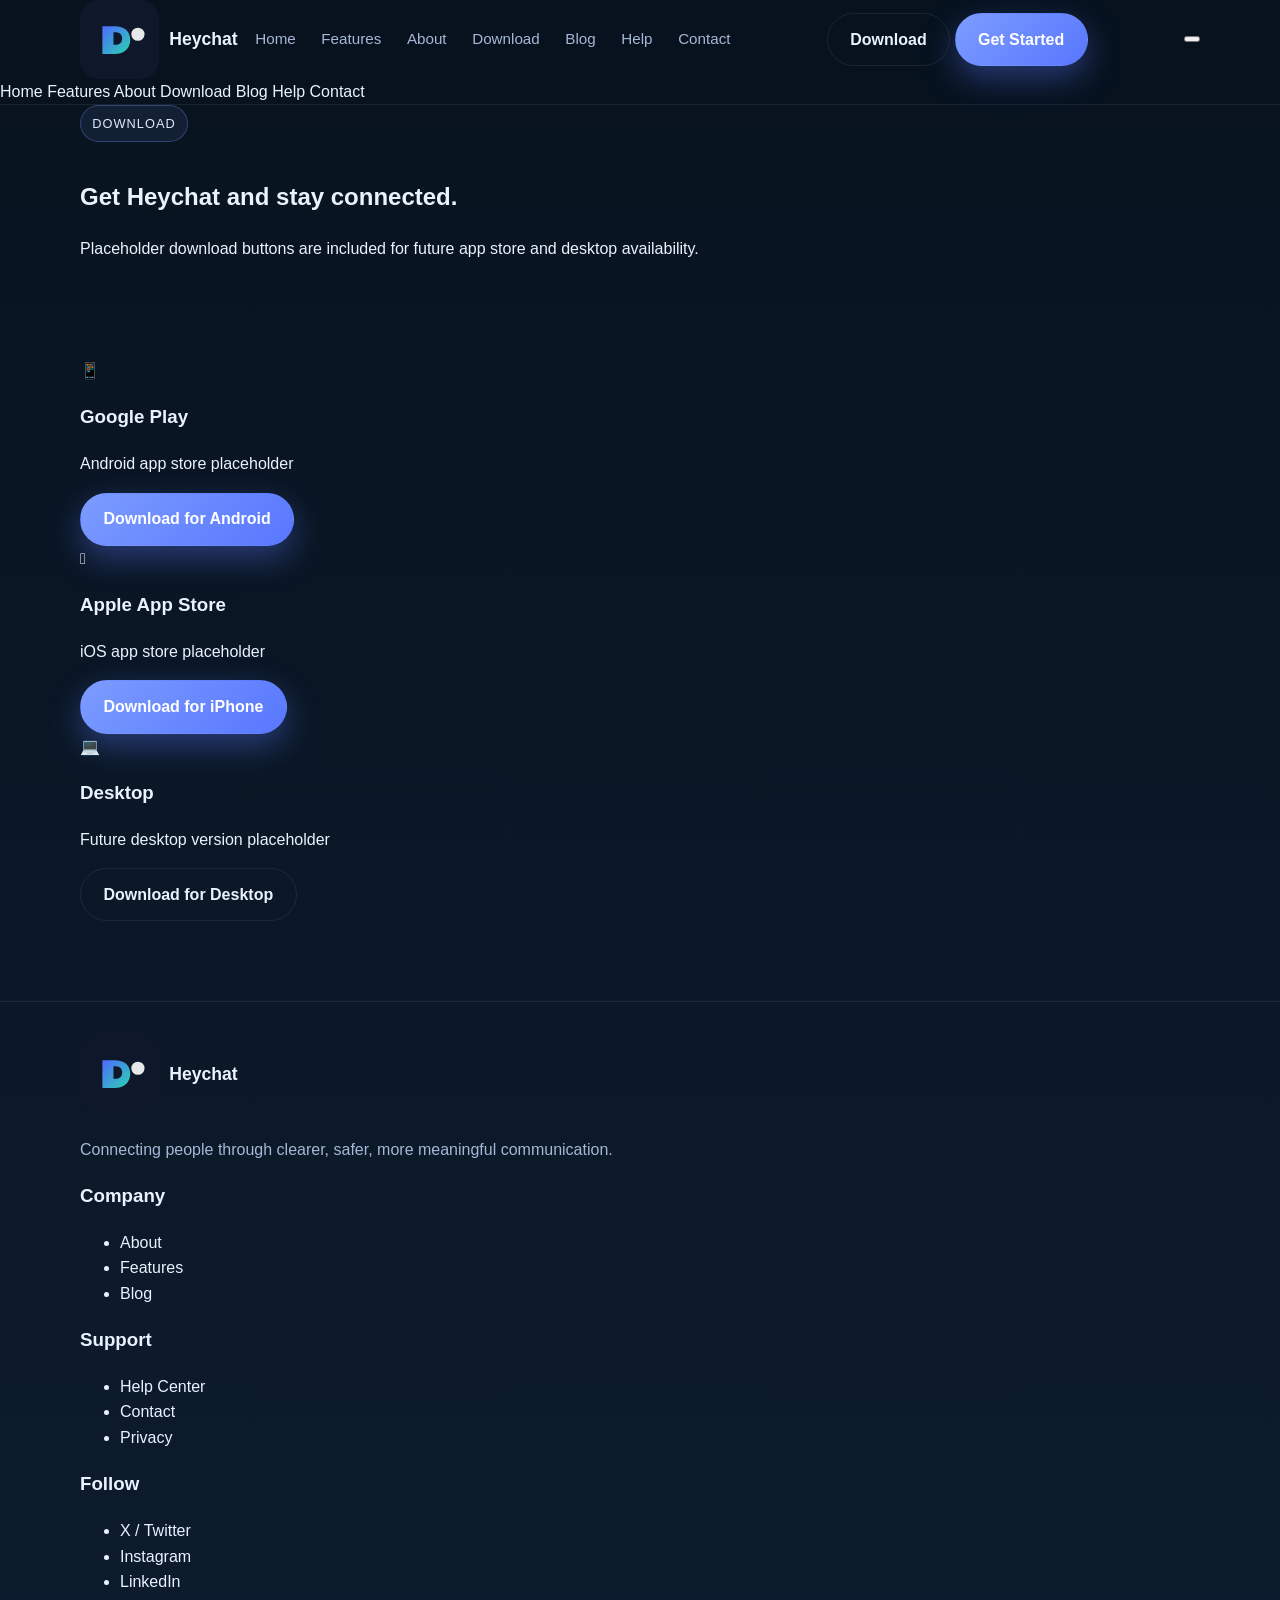
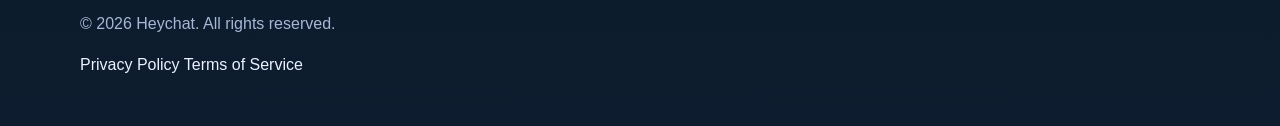
<file: download.html>
<!DOCTYPE html>
<html lang="en">
  <head>
    <meta charset="UTF-8" />
    <meta name="viewport" content="width=device-width, initial-scale=1.0" />
    <meta name="description" content="Download Heychat and explore placeholder app store links for Android, iOS, and a future desktop version." />
    <title>Download | Heychat</title>
    <link rel="icon" type="image/svg+xml" href="assets/heychat-logo.svg" />
    <link rel="stylesheet" href="css/styles.css" />
  </head>
  <body>
    <header class="site-header">
      <div class="container nav-wrap">
        <a class="brand" href="index.html" aria-label="Heychat home">
          <img src="assets/heychat-logo.svg" alt="Heychat logo" class="brand-logo" />
          <span>Heychat</span>
        </a>

        <nav class="main-nav" aria-label="Main navigation">
          <a href="index.html">Home</a>
          <a href="features.html">Features</a>
          <a href="about.html">About</a>
          <a href="download.html" class="active">Download</a>
          <a href="blog.html">Blog</a>
          <a href="help.html">Help</a>
          <a href="contact.html">Contact</a>
        </nav>

        <div class="nav-actions">
          <a href="download.html" class="button button-secondary">Download</a>
          <a href="contact.html" class="button button-primary">Get Started</a>
        </div>

        <button class="mobile-menu-toggle" aria-expanded="false" aria-label="Open menu">
          <span></span><span></span><span></span>
        </button>
      </div>

      <div class="mobile-menu">
        <a href="index.html">Home</a>
        <a href="features.html">Features</a>
        <a href="about.html">About</a>
        <a href="download.html">Download</a>
        <a href="blog.html">Blog</a>
        <a href="help.html">Help</a>
        <a href="contact.html">Contact</a>
      </div>
    </header>

    <main>
      <section class="page-header">
        <div class="container narrow">
          <span class="eyebrow">Download</span>
          <h1>Get Heychat and stay connected.</h1>
          <p>Placeholder download buttons are included for future app store and desktop availability.</p>
        </div>
      </section>

      <section class="section">
        <div class="container">
          <div class="download-stack">
            <div class="download-card">
              <div class="card-icon">📱</div>
              <h3>Google Play</h3>
              <p>Android app store placeholder</p>
              <a href="#" class="button button-primary">Download for Android</a>
            </div>

            <div class="download-card">
              <div class="card-icon"></div>
              <h3>Apple App Store</h3>
              <p>iOS app store placeholder</p>
              <a href="#" class="button button-primary">Download for iPhone</a>
            </div>

            <div class="download-card">
              <div class="card-icon">💻</div>
              <h3>Desktop</h3>
              <p>Future desktop version placeholder</p>
              <a href="#" class="button button-secondary">Download for Desktop</a>
            </div>
          </div>
        </div>
      </section>
    </main>

    <footer class="site-footer">
      <div class="container footer-grid">
        <div>
          <a class="brand footer-brand" href="index.html">
            <img src="assets/heychat-logo.svg" alt="Heychat logo" class="brand-logo" />
            <span>Heychat</span>
          </a>
          <p>Connecting people through clearer, safer, more meaningful communication.</p>
        </div>

        <div>
          <h3>Company</h3>
          <ul>
            <li><a href="about.html">About</a></li>
            <li><a href="features.html">Features</a></li>
            <li><a href="blog.html">Blog</a></li>
          </ul>
        </div>

        <div>
          <h3>Support</h3>
          <ul>
            <li><a href="help.html">Help Center</a></li>
            <li><a href="contact.html">Contact</a></li>
            <li><a href="privacy.html">Privacy</a></li>
          </ul>
        </div>

        <div>
          <h3>Follow</h3>
          <ul>
            <li><a href="#">X / Twitter</a></li>
            <li><a href="#">Instagram</a></li>
            <li><a href="#">LinkedIn</a></li>
          </ul>
        </div>
      </div>

      <div class="container footer-bottom">
        <p>© 2026 Heychat. All rights reserved.</p>
        <div>
          <a href="privacy.html">Privacy Policy</a>
          <a href="terms.html">Terms of Service</a>
        </div>
      </div>
    </footer>

    <script src="js/main.js"></script>
  </body>
</html>
</file>
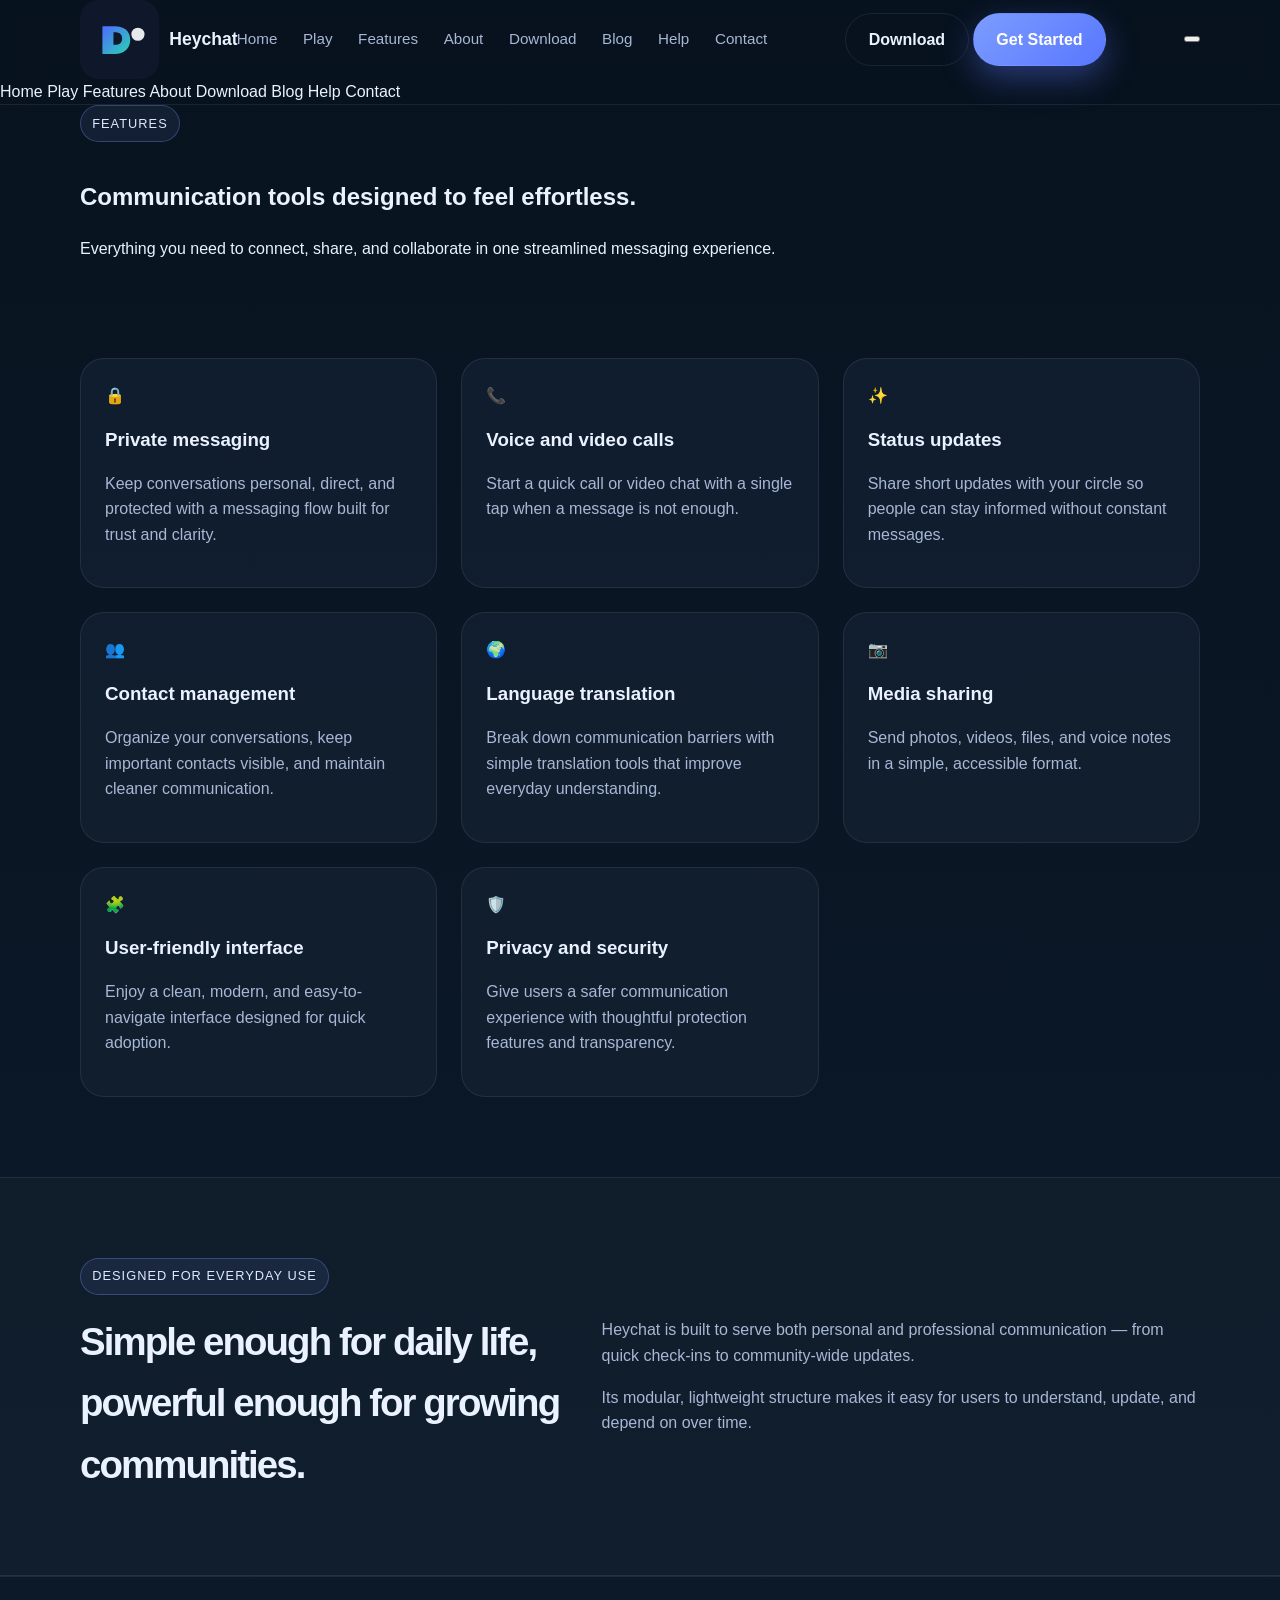
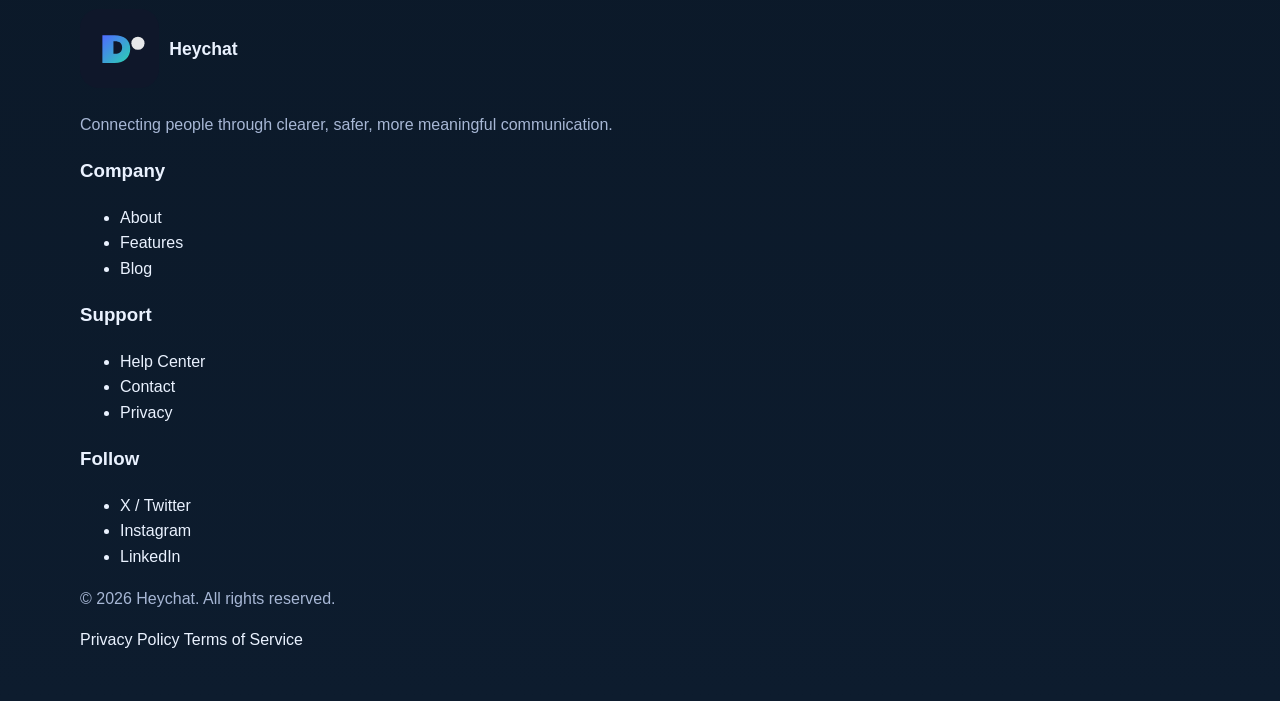
<file: features.html>
<!DOCTYPE html>
<html lang="en">
  <head>
    <meta charset="UTF-8" />
    <meta name="viewport" content="width=device-width, initial-scale=1.0" />
    <meta name="description" content="Explore Heychat features including private messaging, voice and video calls, status updates, media sharing, and secure communication tools." />
    <title>Features | Heychat</title>
    <link rel="icon" type="image/svg+xml" href="assets/heychat-logo.svg" />
    <link rel="stylesheet" href="css/styles.css" />
  </head>
  <body>
    <header class="site-header">
      <div class="container nav-wrap">
        <a class="brand" href="index.html" aria-label="Heychat home">
          <img src="assets/heychat-logo.svg" alt="Heychat logo" class="brand-logo" />
          <span>Heychat</span>
        </a>

        <nav class="main-nav" aria-label="Main navigation">
          <a href="index.html">Home</a>
          <a href="play.html">Play</a>
          <a href="features.html" class="active">Features</a>
          <a href="about.html">About</a>
          <a href="download.html">Download</a>
          <a href="blog.html">Blog</a>
          <a href="help.html">Help</a>
          <a href="contact.html">Contact</a>
        </nav>

        <div class="nav-actions">
          <a href="download.html" class="button button-secondary">Download</a>
          <a href="contact.html" class="button button-primary">Get Started</a>
        </div>

        <button class="mobile-menu-toggle" aria-expanded="false" aria-label="Open menu">
          <span></span><span></span><span></span>
        </button>
      </div>

      <div class="mobile-menu">
        <a href="index.html">Home</a>
        <a href="play.html">Play</a>
        <a href="features.html">Features</a>
        <a href="about.html">About</a>
        <a href="download.html">Download</a>
        <a href="blog.html">Blog</a>
        <a href="help.html">Help</a>
        <a href="contact.html">Contact</a>
      </div>
    </header>

    <main>
      <section class="page-header">
        <div class="container narrow">
          <span class="eyebrow">Features</span>
          <h1>Communication tools designed to feel effortless.</h1>
          <p>Everything you need to connect, share, and collaborate in one streamlined messaging experience.</p>
        </div>
      </section>

      <section class="section">
        <div class="container">
          <div class="feature-grid feature-grid-large">
            <article class="feature-card feature-detail">
              <div class="icon-wrap">🔒</div>
              <h3>Private messaging</h3>
              <p>Keep conversations personal, direct, and protected with a messaging flow built for trust and clarity.</p>
            </article>

            <article class="feature-card feature-detail">
              <div class="icon-wrap">📞</div>
              <h3>Voice and video calls</h3>
              <p>Start a quick call or video chat with a single tap when a message is not enough.</p>
            </article>

            <article class="feature-card feature-detail">
              <div class="icon-wrap">✨</div>
              <h3>Status updates</h3>
              <p>Share short updates with your circle so people can stay informed without constant messages.</p>
            </article>

            <article class="feature-card feature-detail">
              <div class="icon-wrap">👥</div>
              <h3>Contact management</h3>
              <p>Organize your conversations, keep important contacts visible, and maintain cleaner communication.</p>
            </article>

            <article class="feature-card feature-detail">
              <div class="icon-wrap">🌍</div>
              <h3>Language translation</h3>
              <p>Break down communication barriers with simple translation tools that improve everyday understanding.</p>
            </article>

            <article class="feature-card feature-detail">
              <div class="icon-wrap">📷</div>
              <h3>Media sharing</h3>
              <p>Send photos, videos, files, and voice notes in a simple, accessible format.</p>
            </article>

            <article class="feature-card feature-detail">
              <div class="icon-wrap">🧩</div>
              <h3>User-friendly interface</h3>
              <p>Enjoy a clean, modern, and easy-to-navigate interface designed for quick adoption.</p>
            </article>

            <article class="feature-card feature-detail">
              <div class="icon-wrap">🛡️</div>
              <h3>Privacy and security</h3>
              <p>Give users a safer communication experience with thoughtful protection features and transparency.</p>
            </article>
          </div>
        </div>
      </section>

      <section class="section section-alt">
        <div class="container split-layout">
          <div>
            <span class="eyebrow">Designed for everyday use</span>
            <h2>Simple enough for daily life, powerful enough for growing communities.</h2>
          </div>
          <div class="stacked-copy">
            <p>Heychat is built to serve both personal and professional communication — from quick check-ins to community-wide updates.</p>
            <p>Its modular, lightweight structure makes it easy for users to understand, update, and depend on over time.</p>
          </div>
        </div>
      </section>
    </main>

    <footer class="site-footer">
      <div class="container footer-grid">
        <div>
          <a class="brand footer-brand" href="index.html">
            <img src="assets/heychat-logo.svg" alt="Heychat logo" class="brand-logo" />
            <span>Heychat</span>
          </a>
          <p>Connecting people through clearer, safer, more meaningful communication.</p>
        </div>

        <div>
          <h3>Company</h3>
          <ul>
            <li><a href="about.html">About</a></li>
            <li><a href="features.html">Features</a></li>
            <li><a href="blog.html">Blog</a></li>
          </ul>
        </div>

        <div>
          <h3>Support</h3>
          <ul>
            <li><a href="help.html">Help Center</a></li>
            <li><a href="contact.html">Contact</a></li>
            <li><a href="privacy.html">Privacy</a></li>
          </ul>
        </div>

        <div>
          <h3>Follow</h3>
          <ul>
            <li><a href="#">X / Twitter</a></li>
            <li><a href="#">Instagram</a></li>
            <li><a href="#">LinkedIn</a></li>
          </ul>
        </div>
      </div>

      <div class="container footer-bottom">
        <p>© 2026 Heychat. All rights reserved.</p>
        <div>
          <a href="privacy.html">Privacy Policy</a>
          <a href="terms.html">Terms of Service</a>
        </div>
      </div>
    </footer>

    <script src="js/main.js"></script>
  </body>
</html>
</file>
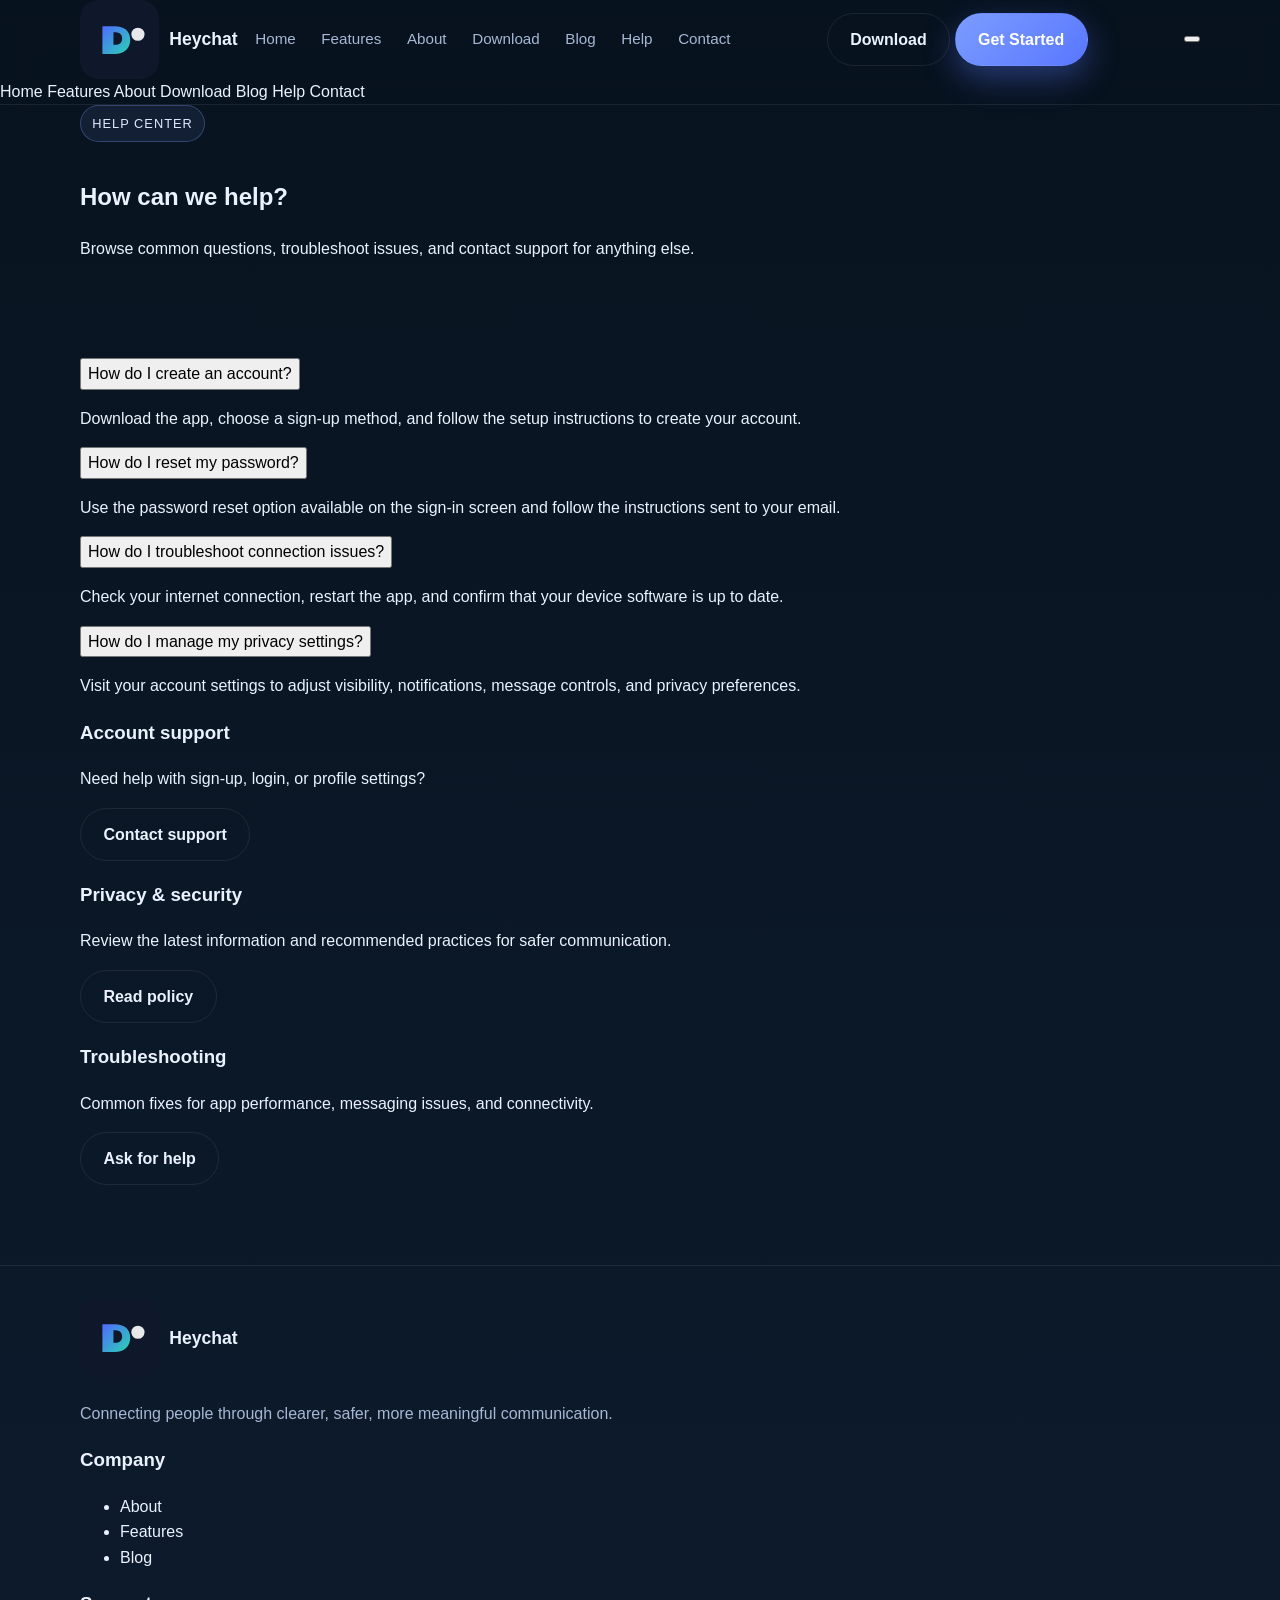
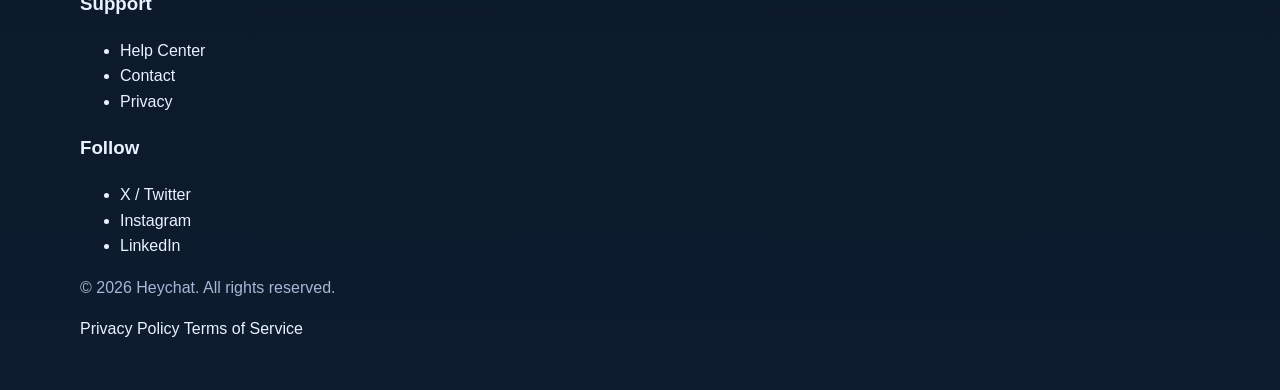
<file: help.html>
<!DOCTYPE html>
<html lang="en">
  <head>
    <meta charset="UTF-8" />
    <meta name="viewport" content="width=device-width, initial-scale=1.0" />
    <meta name="description" content="Find answers about Heychat account setup, troubleshooting, privacy, and support resources in the Help Center." />
    <title>Help Center | Heychat</title>
    <link rel="icon" type="image/svg+xml" href="assets/heychat-logo.svg" />
    <link rel="stylesheet" href="css/styles.css" />
  </head>
  <body>
    <header class="site-header">
      <div class="container nav-wrap">
        <a class="brand" href="index.html" aria-label="Heychat home">
          <img src="assets/heychat-logo.svg" alt="Heychat logo" class="brand-logo" />
          <span>Heychat</span>
        </a>

        <nav class="main-nav" aria-label="Main navigation">
          <a href="index.html">Home</a>
          <a href="features.html">Features</a>
          <a href="about.html">About</a>
          <a href="download.html">Download</a>
          <a href="blog.html">Blog</a>
          <a href="help.html" class="active">Help</a>
          <a href="contact.html">Contact</a>
        </nav>

        <div class="nav-actions">
          <a href="download.html" class="button button-secondary">Download</a>
          <a href="contact.html" class="button button-primary">Get Started</a>
        </div>

        <button class="mobile-menu-toggle" aria-expanded="false" aria-label="Open menu">
          <span></span><span></span><span></span>
        </button>
      </div>

      <div class="mobile-menu">
        <a href="index.html">Home</a>
        <a href="features.html">Features</a>
        <a href="about.html">About</a>
        <a href="download.html">Download</a>
        <a href="blog.html">Blog</a>
        <a href="help.html">Help</a>
        <a href="contact.html">Contact</a>
      </div>
    </header>

    <main>
      <section class="page-header">
        <div class="container narrow">
          <span class="eyebrow">Help Center</span>
          <h1>How can we help?</h1>
          <p>Browse common questions, troubleshoot issues, and contact support for anything else.</p>
        </div>
      </section>

      <section class="section">
        <div class="container help-layout">
          <div class="faq-column">
            <div class="faq-item open">
              <button class="faq-question" type="button">How do I create an account?</button>
              <div class="faq-answer">
                <p>Download the app, choose a sign-up method, and follow the setup instructions to create your account.</p>
              </div>
            </div>

            <div class="faq-item">
              <button class="faq-question" type="button">How do I reset my password?</button>
              <div class="faq-answer">
                <p>Use the password reset option available on the sign-in screen and follow the instructions sent to your email.</p>
              </div>
            </div>

            <div class="faq-item">
              <button class="faq-question" type="button">How do I troubleshoot connection issues?</button>
              <div class="faq-answer">
                <p>Check your internet connection, restart the app, and confirm that your device software is up to date.</p>
              </div>
            </div>

            <div class="faq-item">
              <button class="faq-question" type="button">How do I manage my privacy settings?</button>
              <div class="faq-answer">
                <p>Visit your account settings to adjust visibility, notifications, message controls, and privacy preferences.</p>
              </div>
            </div>
          </div>

          <aside class="support-sidebar">
            <div class="support-card">
              <h3>Account support</h3>
              <p>Need help with sign-up, login, or profile settings?</p>
              <a href="contact.html" class="button button-secondary">Contact support</a>
            </div>

            <div class="support-card">
              <h3>Privacy & security</h3>
              <p>Review the latest information and recommended practices for safer communication.</p>
              <a href="privacy.html" class="button button-secondary">Read policy</a>
            </div>

            <div class="support-card">
              <h3>Troubleshooting</h3>
              <p>Common fixes for app performance, messaging issues, and connectivity.</p>
              <a href="contact.html" class="button button-secondary">Ask for help</a>
            </div>
          </aside>
        </div>
      </section>
    </main>

    <footer class="site-footer">
      <div class="container footer-grid">
        <div>
          <a class="brand footer-brand" href="index.html">
            <img src="assets/heychat-logo.svg" alt="Heychat logo" class="brand-logo" />
            <span>Heychat</span>
          </a>
          <p>Connecting people through clearer, safer, more meaningful communication.</p>
        </div>

        <div>
          <h3>Company</h3>
          <ul>
            <li><a href="about.html">About</a></li>
            <li><a href="features.html">Features</a></li>
            <li><a href="blog.html">Blog</a></li>
          </ul>
        </div>

        <div>
          <h3>Support</h3>
          <ul>
            <li><a href="help.html">Help Center</a></li>
            <li><a href="contact.html">Contact</a></li>
            <li><a href="privacy.html">Privacy</a></li>
          </ul>
        </div>

        <div>
          <h3>Follow</h3>
          <ul>
            <li><a href="#">X / Twitter</a></li>
            <li><a href="#">Instagram</a></li>
            <li><a href="#">LinkedIn</a></li>
          </ul>
        </div>
      </div>

      <div class="container footer-bottom">
        <p>© 2026 Heychat. All rights reserved.</p>
        <div>
          <a href="privacy.html">Privacy Policy</a>
          <a href="terms.html">Terms of Service</a>
        </div>
      </div>
    </footer>

    <script src="js/main.js"></script>
  </body>
</html>
</file>
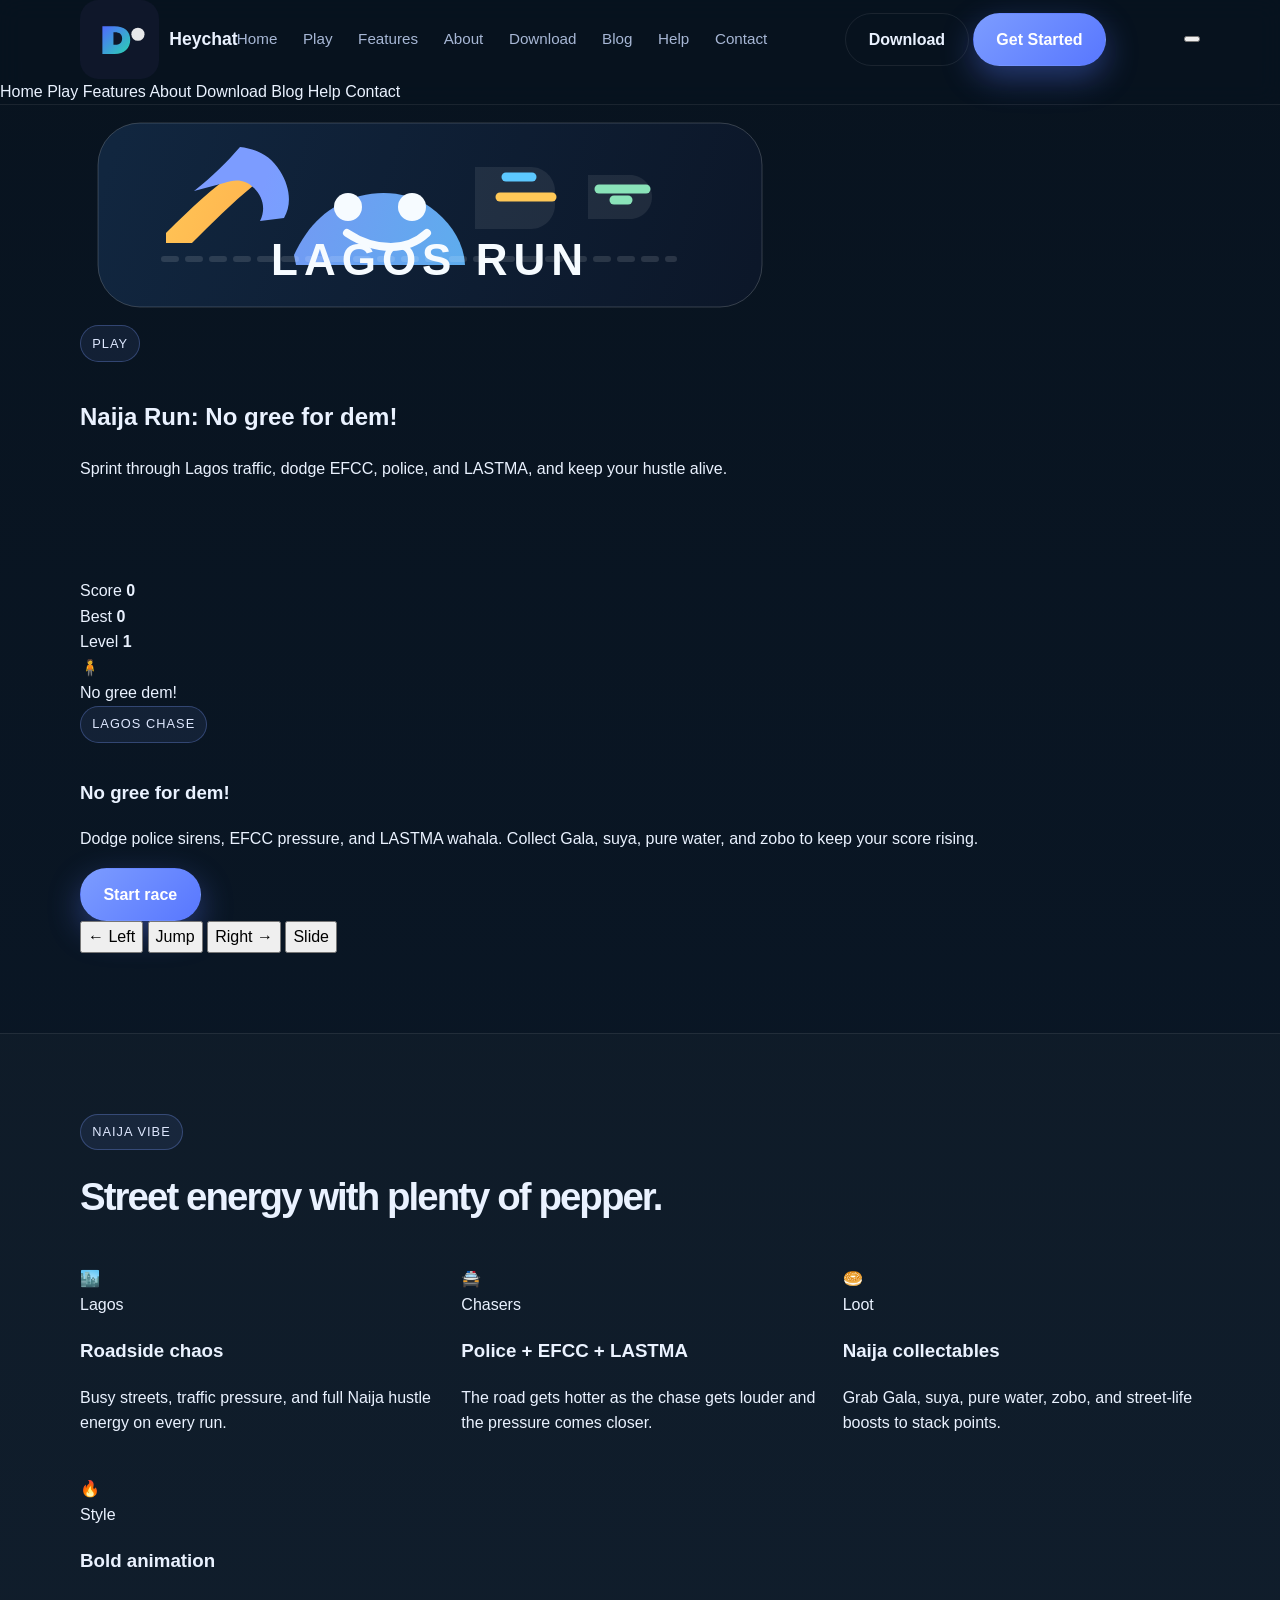
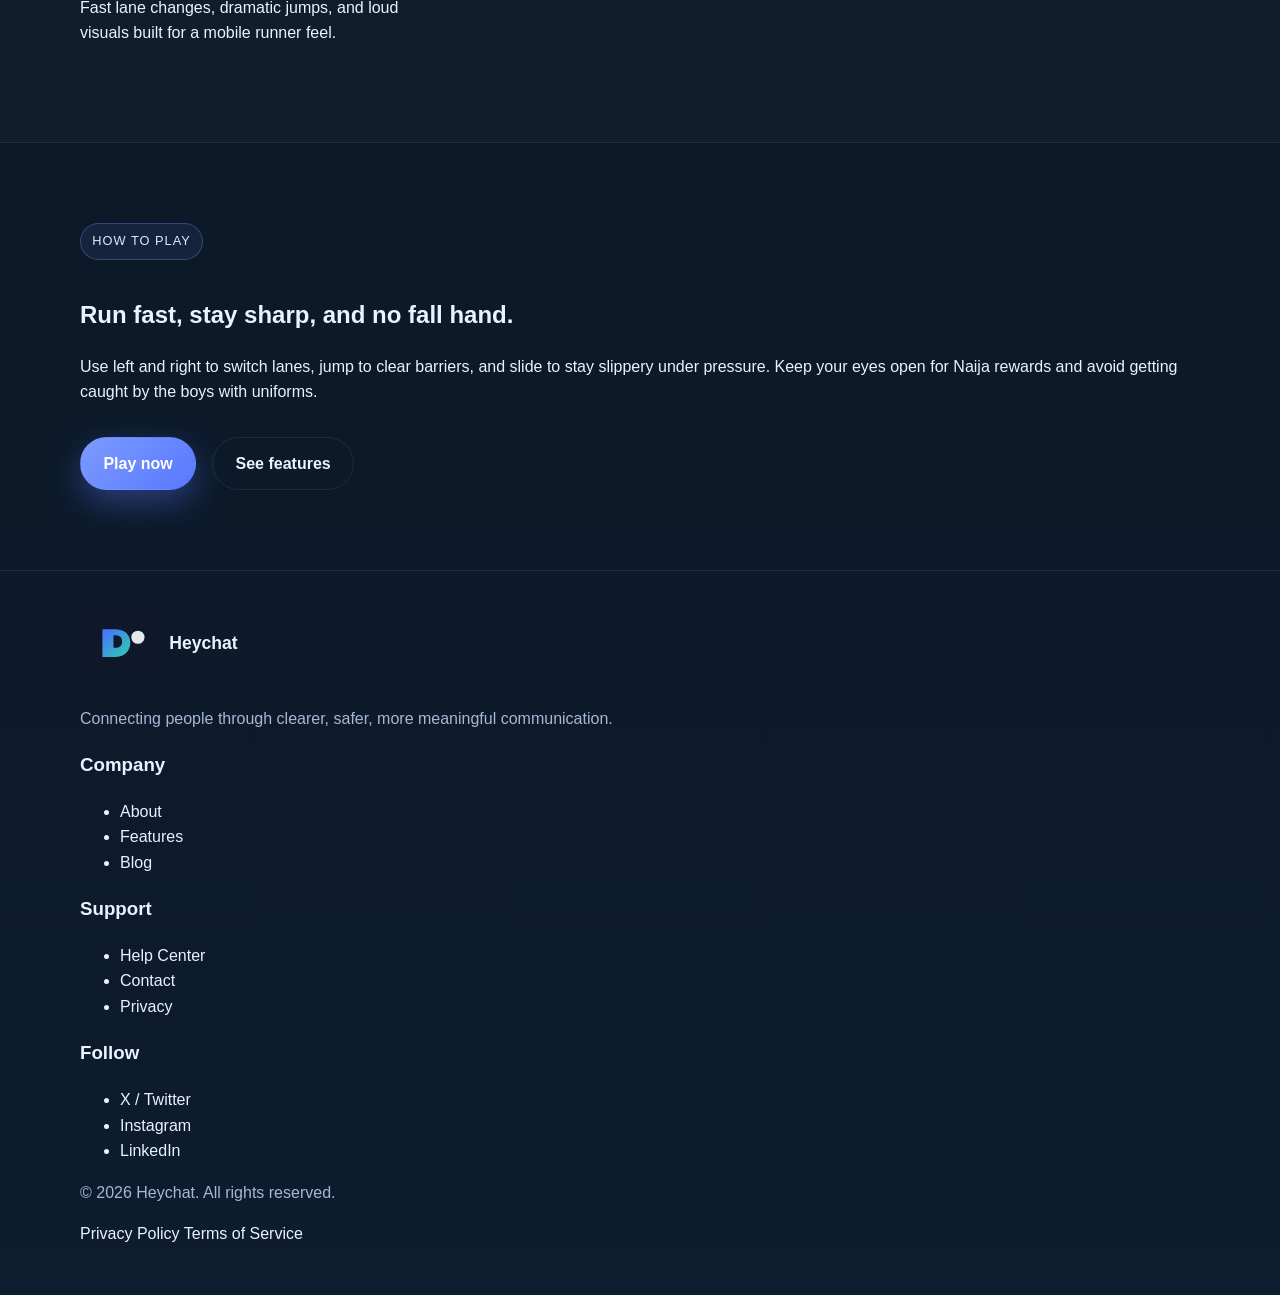
<file: play.html>
<!DOCTYPE html>
<html lang="en">
  <head>
    <meta charset="UTF-8" />
    <meta name="viewport" content="width=device-width, initial-scale=1.0" />
    <meta name="description" content="Naija Run: No gree for dem — a bold Lagos street chase game on Heychat Play." />
    <title>Naija Run | Heychat</title>
    <link rel="icon" type="image/svg+xml" href="assets/heychat-logo.svg" />
    <link rel="stylesheet" href="css/styles.css" />
  </head>
  <body>
    <header class="site-header">
      <div class="container nav-wrap">
        <a class="brand" href="index.html" aria-label="Heychat home">
          <img src="assets/heychat-logo.svg" alt="Heychat logo" class="brand-logo" />
          <span>Heychat</span>
        </a>

        <nav class="main-nav" aria-label="Main navigation">
          <a href="index.html">Home</a>
          <a href="play.html" class="active">Play</a>
          <a href="features.html">Features</a>
          <a href="about.html">About</a>
          <a href="download.html">Download</a>
          <a href="blog.html">Blog</a>
          <a href="help.html">Help</a>
          <a href="contact.html">Contact</a>
        </nav>

        <div class="nav-actions">
          <a href="download.html" class="button button-secondary">Download</a>
          <a href="contact.html" class="button button-primary">Get Started</a>
        </div>

        <button class="mobile-menu-toggle" aria-expanded="false" aria-label="Open menu">
          <span></span><span></span><span></span>
        </button>
      </div>

      <div class="mobile-menu">
        <a href="index.html">Home</a>
        <a href="play.html">Play</a>
        <a href="features.html">Features</a>
        <a href="about.html">About</a>
        <a href="download.html">Download</a>
        <a href="blog.html">Blog</a>
        <a href="help.html">Help</a>
        <a href="contact.html">Contact</a>
      </div>
    </header>

    <main>
      <section class="page-header game-header">
        <div class="container narrow">
          <img src="assets/lagos-run-logo.svg" alt="Lagos Run logo" class="lagos-run-logo" />
          <span class="eyebrow">Play</span>
          <h1>Naija Run: No gree for dem!</h1>
          <p>
            Sprint through Lagos traffic, dodge EFCC, police, and LASTMA, and keep your hustle alive.
          </p>
        </div>
      </section>

      <section class="section section-game">
        <div class="container">
          <div class="naija-game-panel">
            <div class="game-shell">
              <div class="game-hud">
                <div class="hud-box">
                  <span>Score</span>
                  <strong id="score">0</strong>
                </div>
                <div class="hud-box">
                  <span>Best</span>
                  <strong id="best">0</strong>
                </div>
                <div class="hud-box">
                  <span>Level</span>
                  <strong id="level">1</strong>
                </div>
              </div>

              <div class="game-stage" id="gameStage" aria-label="Naija Run game stage">
                <div class="skyline"></div>
                <div class="road-glow"></div>

                <div class="player" id="player" aria-label="Player character">
                  <span class="player-body">🧍</span>
                </div>

                <div class="run-message" id="runMessage">No gree dem!</div>

                <div class="game-overlay show" id="gameOverlay">
                  <div class="overlay-card">
                    <span class="eyebrow eyebrow-soft">Lagos chase</span>
                    <h3>No gree for dem!</h3>
                    <p>
                      Dodge police sirens, EFCC pressure, and LASTMA wahala. Collect Gala, suya,
                      pure water, and zobo to keep your score rising.
                    </p>
                    <button id="startGameBtn" class="button button-primary">Start race</button>
                  </div>
                </div>
              </div>

              <div class="controls-row" aria-label="Game controls">
                <button class="game-button" data-action="left">← Left</button>
                <button class="game-button primary" data-action="jump">Jump</button>
                <button class="game-button" data-action="right">Right →</button>
                <button class="game-button alt" data-action="slide">Slide</button>
              </div>
            </div>
          </div>
        </div>
      </section>

      <section class="section section-alt">
        <div class="container">
          <div class="section-heading centered">
            <span class="eyebrow eyebrow-soft">Naija vibe</span>
            <h2>Street energy with plenty of pepper.</h2>
          </div>

          <div class="feature-grid feature-grid-large">
            <article class="game-card">
              <div class="game-thumb thumb-lagos"><span>🏙️</span></div>
              <div class="game-copy">
                <span class="mini-pill">Lagos</span>
                <h3>Roadside chaos</h3>
                <p>Busy streets, traffic pressure, and full Naija hustle energy on every run.</p>
              </div>
            </article>

            <article class="game-card">
              <div class="game-thumb thumb-chasers"><span>🚔</span></div>
              <div class="game-copy">
                <span class="mini-pill">Chasers</span>
                <h3>Police + EFCC + LASTMA</h3>
                <p>The road gets hotter as the chase gets louder and the pressure comes closer.</p>
              </div>
            </article>

            <article class="game-card">
              <div class="game-thumb thumb-collect"><span>🥯</span></div>
              <div class="game-copy">
                <span class="mini-pill">Loot</span>
                <h3>Naija collectables</h3>
                <p>Grab Gala, suya, pure water, zobo, and street-life boosts to stack points.</p>
              </div>
            </article>

            <article class="game-card">
              <div class="game-thumb thumb-style"><span>🔥</span></div>
              <div class="game-copy">
                <span class="mini-pill">Style</span>
                <h3>Bold animation</h3>
                <p>Fast lane changes, dramatic jumps, and loud visuals built for a mobile runner feel.</p>
              </div>
            </article>
          </div>
        </div>
      </section>

      <section class="section">
        <div class="container">
          <div class="play-cta">
            <span class="eyebrow">How to play</span>
            <h2>Run fast, stay sharp, and no fall hand.</h2>
            <p>
              Use left and right to switch lanes, jump to clear barriers, and slide to stay slippery under pressure.
              Keep your eyes open for Naija rewards and avoid getting caught by the boys with uniforms.
            </p>
            <div class="hero-actions">
              <button class="button button-primary" id="playNowBtn">Play now</button>
              <a href="features.html" class="button button-secondary">See features</a>
            </div>
          </div>
        </div>
      </section>
    </main>

    <footer class="site-footer">
      <div class="container footer-grid">
        <div>
          <a class="brand footer-brand" href="index.html">
            <img src="assets/heychat-logo.svg" alt="Heychat logo" class="brand-logo" />
            <span>Heychat</span>
          </a>
          <p>Connecting people through clearer, safer, more meaningful communication.</p>
        </div>

        <div>
          <h3>Company</h3>
          <ul>
            <li><a href="about.html">About</a></li>
            <li><a href="features.html">Features</a></li>
            <li><a href="blog.html">Blog</a></li>
          </ul>
        </div>

        <div>
          <h3>Support</h3>
          <ul>
            <li><a href="help.html">Help Center</a></li>
            <li><a href="contact.html">Contact</a></li>
            <li><a href="privacy.html">Privacy</a></li>
          </ul>
        </div>

        <div>
          <h3>Follow</h3>
          <ul>
            <li><a href="#">X / Twitter</a></li>
            <li><a href="#">Instagram</a></li>
            <li><a href="#">LinkedIn</a></li>
          </ul>
        </div>
      </div>

      <div class="container footer-bottom">
        <p>© 2026 Heychat. All rights reserved.</p>
        <div>
          <a href="privacy.html">Privacy Policy</a>
          <a href="terms.html">Terms of Service</a>
        </div>
      </div>
    </footer>

    <script src="js/main.js"></script>
  </body>
</html>
</file>
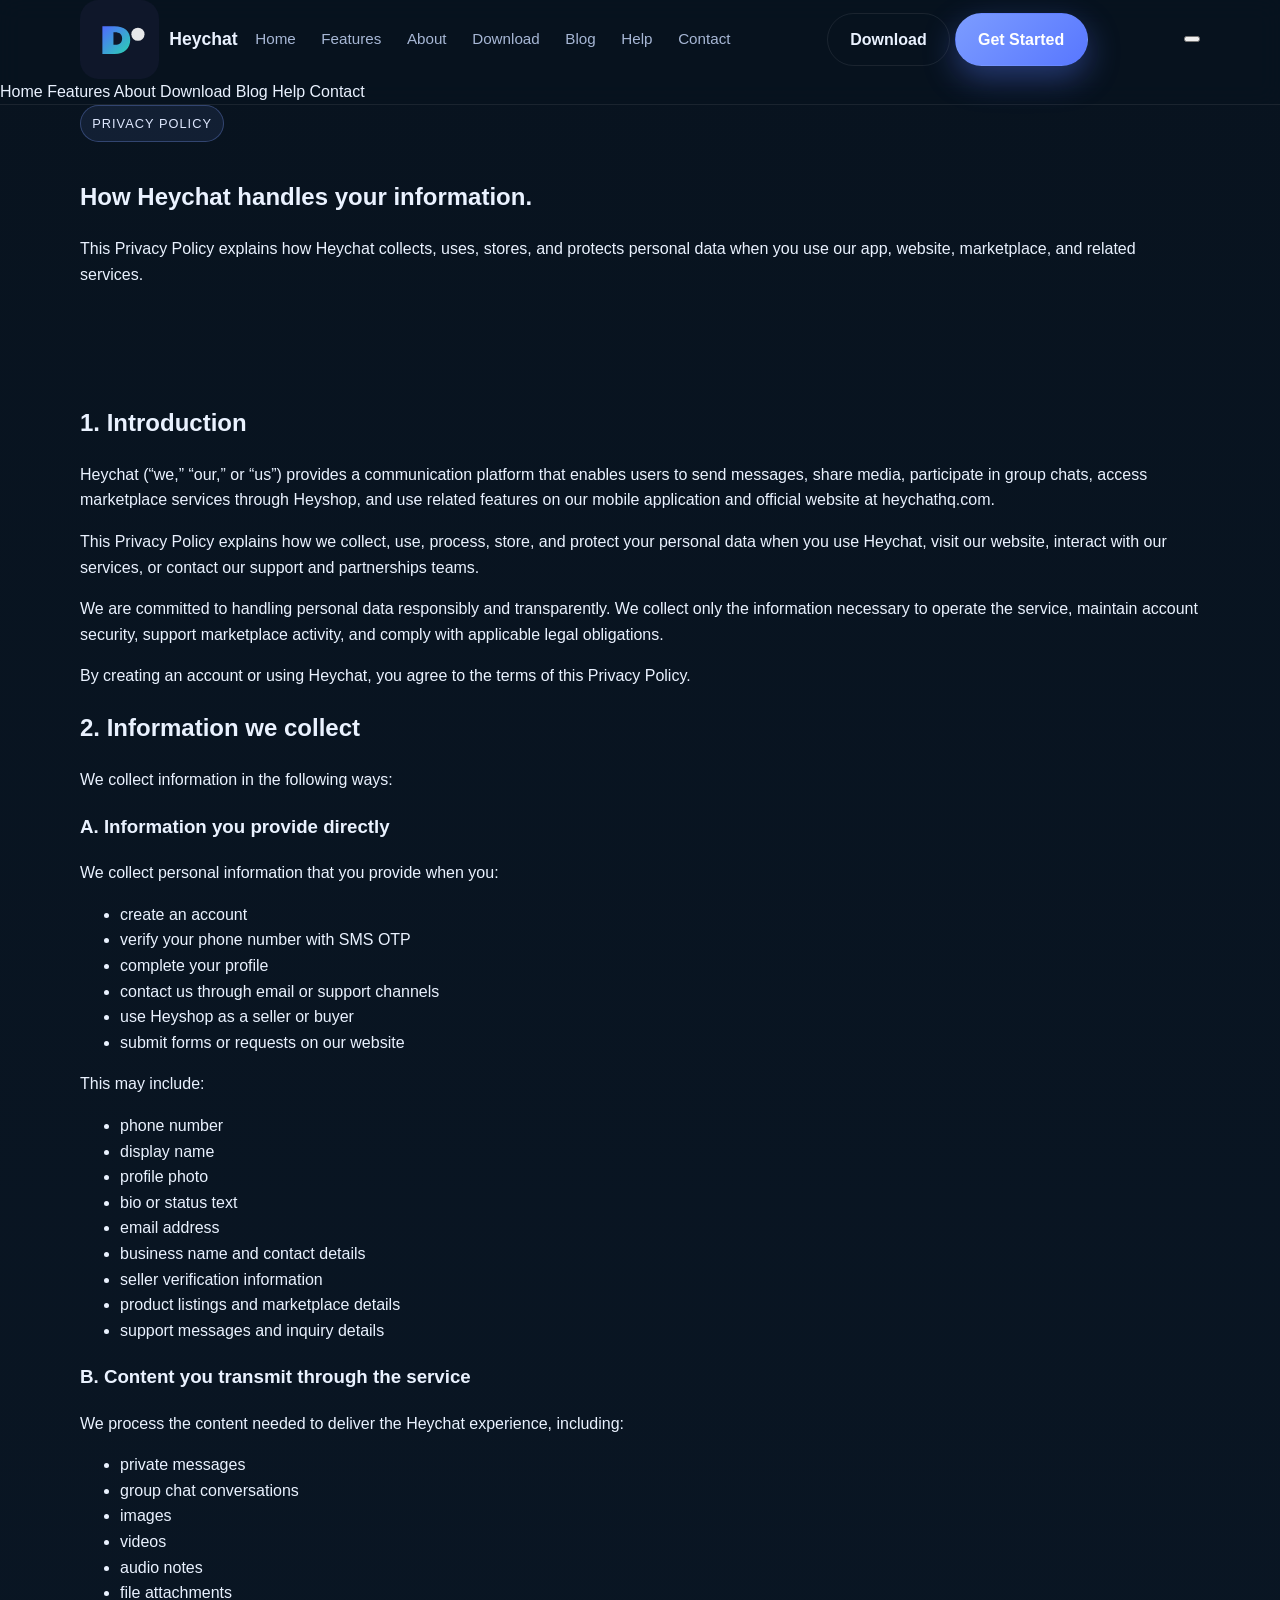
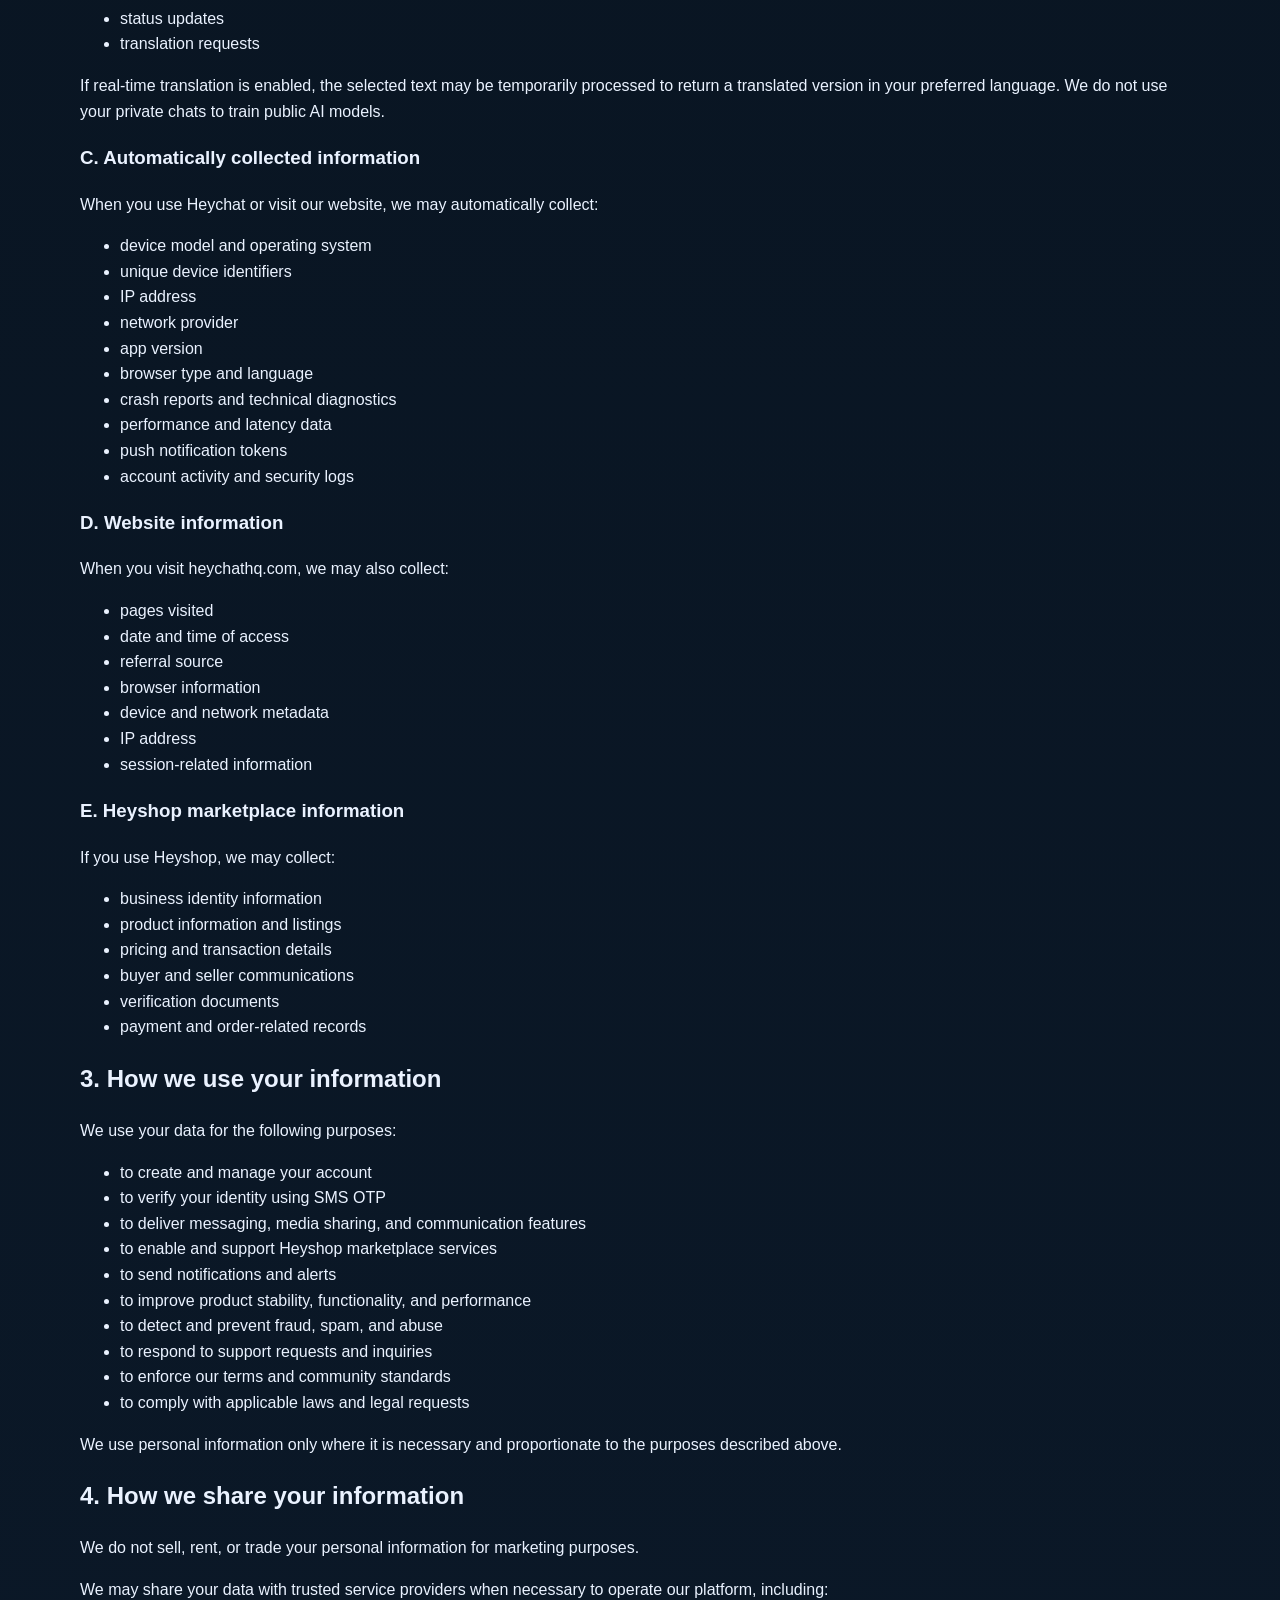
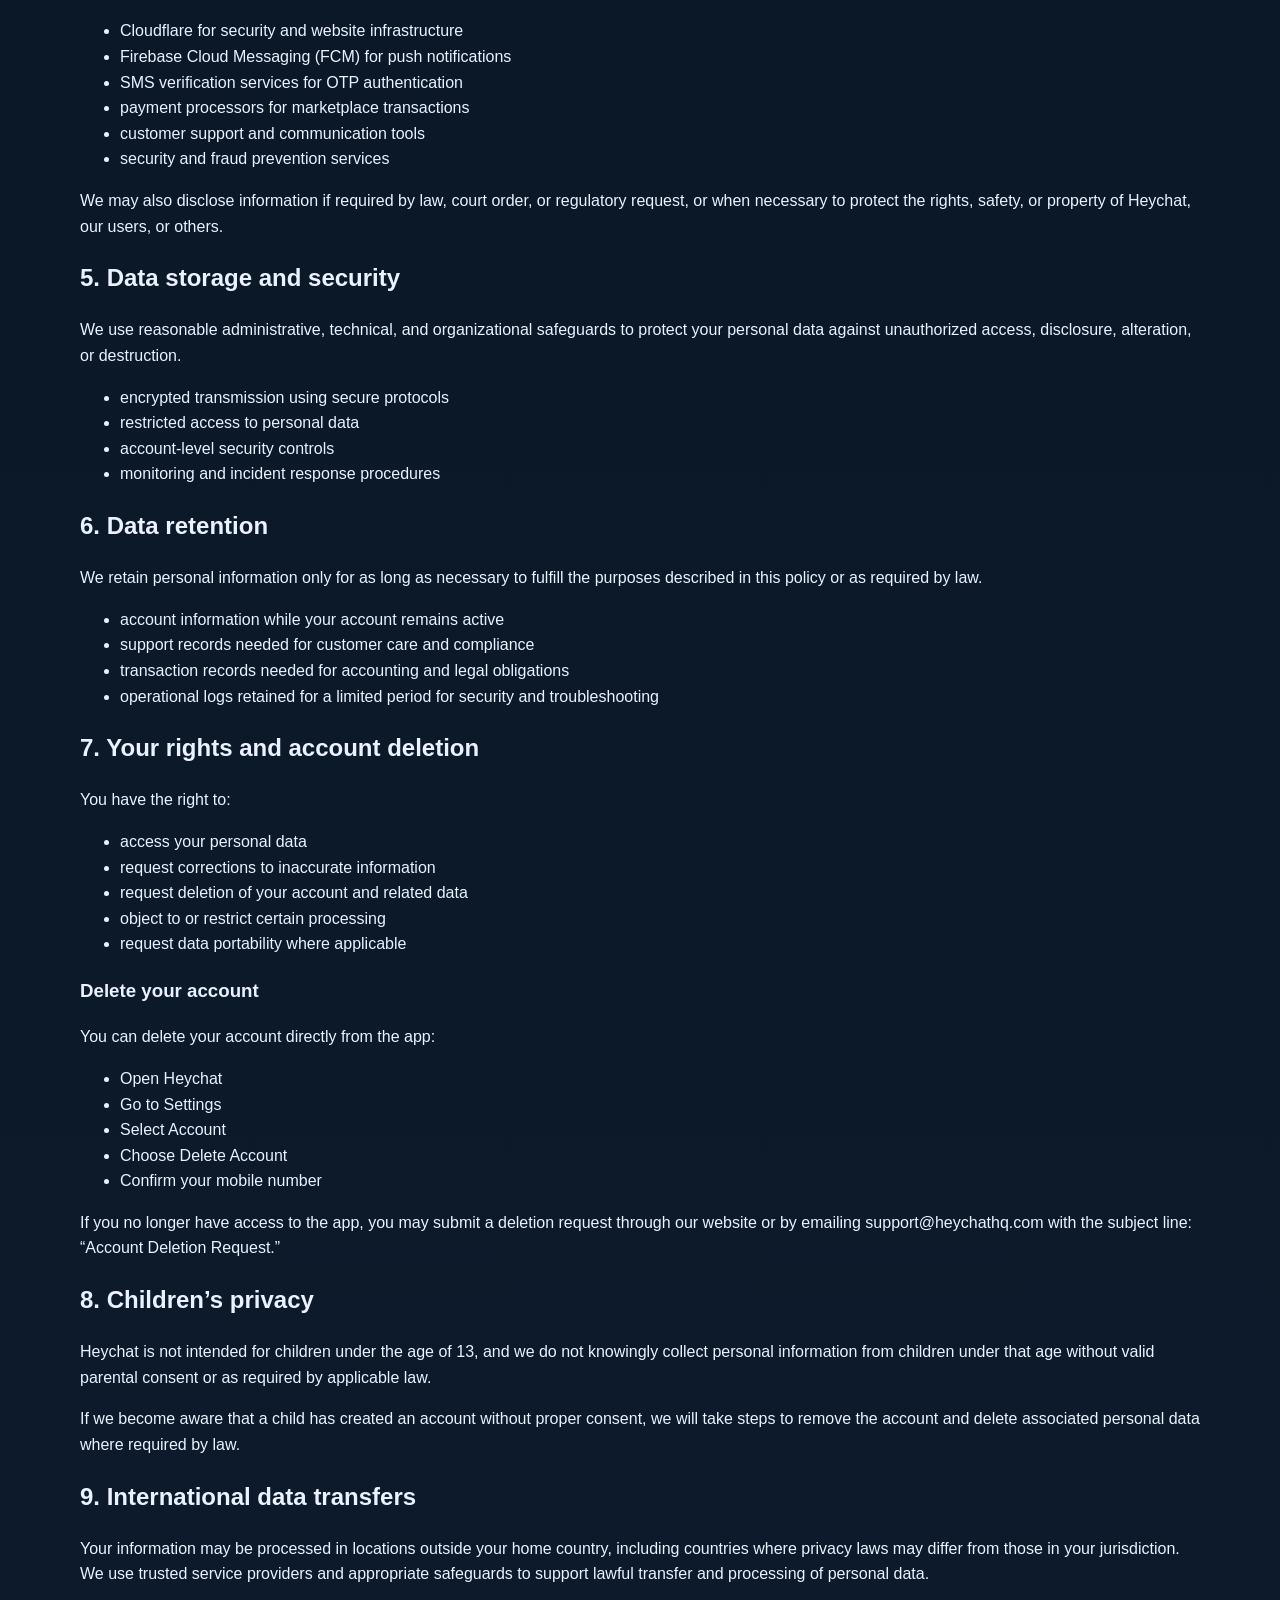
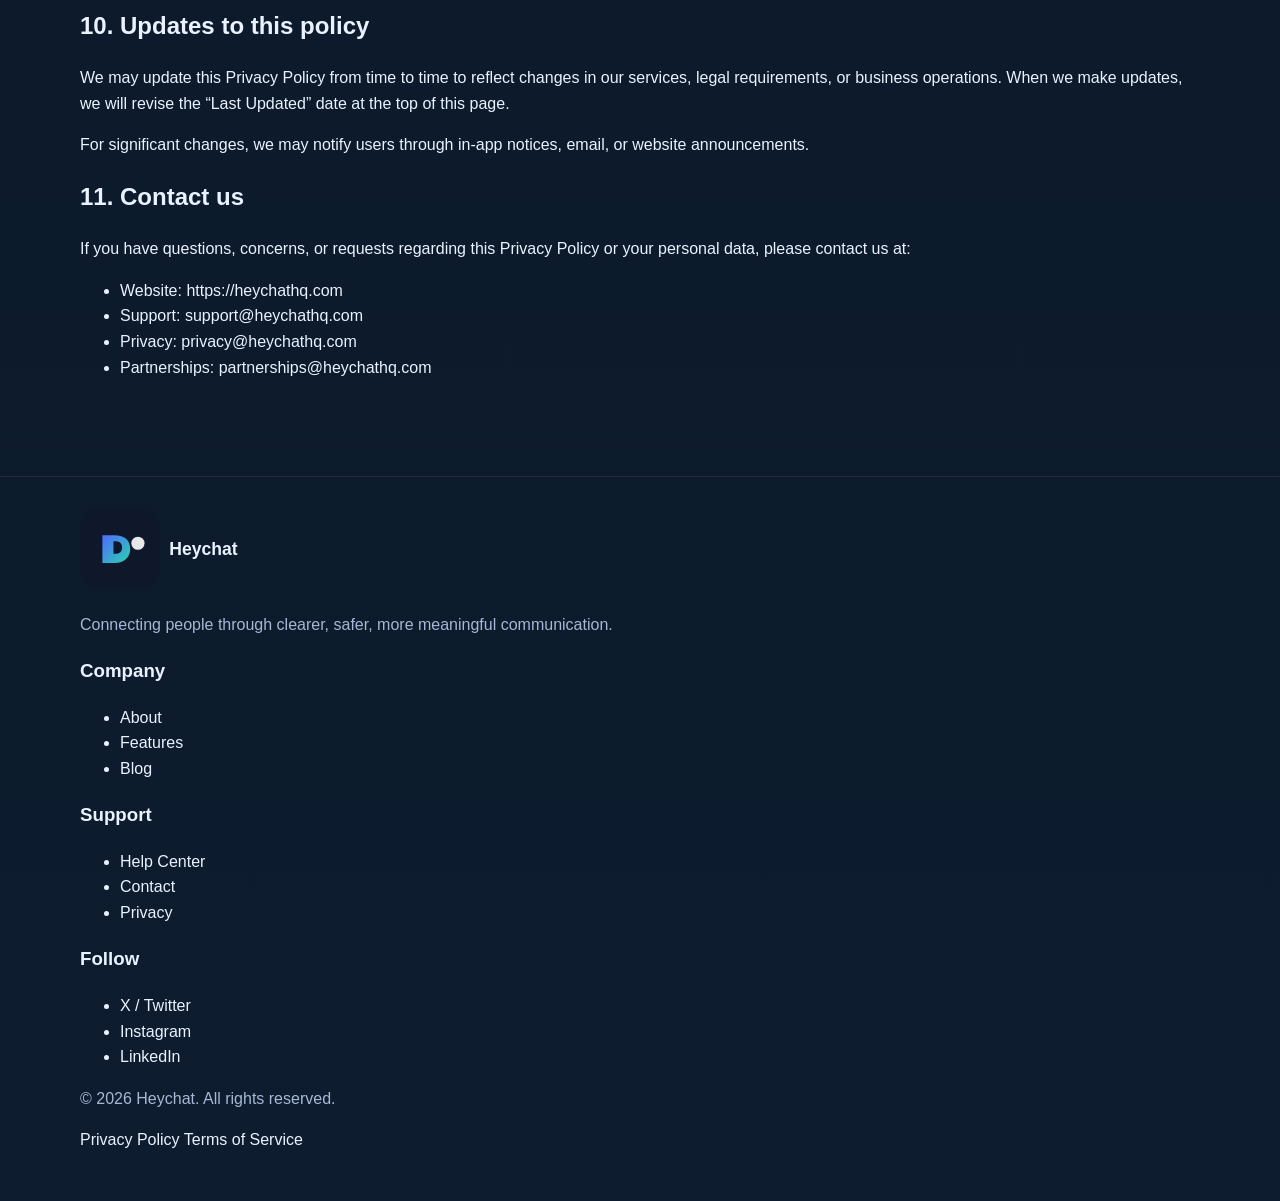
<file: privacy.html>
<!DOCTYPE html>
<html lang="en">
  <head>
    <meta charset="UTF-8" />
    <meta name="viewport" content="width=device-width, initial-scale=1.0" />
    <meta
      name="description"
      content="Heychat Privacy Policy. Learn how we collect, use, protect, and manage personal data across our app, website, and marketplace services."
    />
    <title>Privacy Policy | Heychat</title>
    <link rel="icon" type="image/svg+xml" href="assets/heychat-logo.svg" />
    <link rel="stylesheet" href="css/styles.css" />
  </head>
  <body>
    <header class="site-header">
      <div class="container nav-wrap">
        <a class="brand" href="index.html" aria-label="Heychat home">
          <img src="assets/heychat-logo.svg" alt="Heychat logo" class="brand-logo" />
          <span>Heychat</span>
        </a>

        <nav class="main-nav" aria-label="Main navigation">
          <a href="index.html">Home</a>
          <a href="features.html">Features</a>
          <a href="about.html">About</a>
          <a href="download.html">Download</a>
          <a href="blog.html">Blog</a>
          <a href="help.html">Help</a>
          <a href="contact.html">Contact</a>
        </nav>

        <div class="nav-actions">
          <a href="download.html" class="button button-secondary">Download</a>
          <a href="contact.html" class="button button-primary">Get Started</a>
        </div>

        <button class="mobile-menu-toggle" aria-expanded="false" aria-label="Open menu">
          <span></span><span></span><span></span>
        </button>
      </div>

      <div class="mobile-menu">
        <a href="index.html">Home</a>
        <a href="features.html">Features</a>
        <a href="about.html">About</a>
        <a href="download.html">Download</a>
        <a href="blog.html">Blog</a>
        <a href="help.html">Help</a>
        <a href="contact.html">Contact</a>
      </div>
    </header>

    <main>
      <section class="page-header">
        <div class="container narrow">
          <span class="eyebrow">Privacy Policy</span>
          <h1>How Heychat handles your information.</h1>
          <p>
            This Privacy Policy explains how Heychat collects, uses, stores, and protects personal data when you use our app,
            website, marketplace, and related services.
          </p>
        </div>
      </section>

      <section class="section">
        <div class="container policy-layout">
          <article class="policy-card">
            <h2>1. Introduction</h2>
            <p>
              Heychat (“we,” “our,” or “us”) provides a communication platform that enables users to send messages,
              share media, participate in group chats, access marketplace services through Heyshop, and use related
              features on our mobile application and official website at <a href="https://heychathq.com">heychathq.com</a>.
            </p>
            <p>
              This Privacy Policy explains how we collect, use, process, store, and protect your personal data when
              you use Heychat, visit our website, interact with our services, or contact our support and partnerships
              teams.
            </p>
            <p>
              We are committed to handling personal data responsibly and transparently. We collect only the information
              necessary to operate the service, maintain account security, support marketplace activity, and comply with
              applicable legal obligations.
            </p>
            <p>By creating an account or using Heychat, you agree to the terms of this Privacy Policy.</p>

            <h2>2. Information we collect</h2>
            <p>We collect information in the following ways:</p>

            <h3>A. Information you provide directly</h3>
            <p>We collect personal information that you provide when you:</p>
            <ul>
              <li>create an account</li>
              <li>verify your phone number with SMS OTP</li>
              <li>complete your profile</li>
              <li>contact us through email or support channels</li>
              <li>use Heyshop as a seller or buyer</li>
              <li>submit forms or requests on our website</li>
            </ul>
            <p>This may include:</p>
            <ul>
              <li>phone number</li>
              <li>display name</li>
              <li>profile photo</li>
              <li>bio or status text</li>
              <li>email address</li>
              <li>business name and contact details</li>
              <li>seller verification information</li>
              <li>product listings and marketplace details</li>
              <li>support messages and inquiry details</li>
            </ul>

            <h3>B. Content you transmit through the service</h3>
            <p>We process the content needed to deliver the Heychat experience, including:</p>
            <ul>
              <li>private messages</li>
              <li>group chat conversations</li>
              <li>images</li>
              <li>videos</li>
              <li>audio notes</li>
              <li>file attachments</li>
              <li>status updates</li>
              <li>translation requests</li>
            </ul>
            <p>
              If real-time translation is enabled, the selected text may be temporarily processed to return a translated
              version in your preferred language. We do not use your private chats to train public AI models.
            </p>

            <h3>C. Automatically collected information</h3>
            <p>When you use Heychat or visit our website, we may automatically collect:</p>
            <ul>
              <li>device model and operating system</li>
              <li>unique device identifiers</li>
              <li>IP address</li>
              <li>network provider</li>
              <li>app version</li>
              <li>browser type and language</li>
              <li>crash reports and technical diagnostics</li>
              <li>performance and latency data</li>
              <li>push notification tokens</li>
              <li>account activity and security logs</li>
            </ul>

            <h3>D. Website information</h3>
            <p>When you visit heychathq.com, we may also collect:</p>
            <ul>
              <li>pages visited</li>
              <li>date and time of access</li>
              <li>referral source</li>
              <li>browser information</li>
              <li>device and network metadata</li>
              <li>IP address</li>
              <li>session-related information</li>
            </ul>

            <h3>E. Heyshop marketplace information</h3>
            <p>If you use Heyshop, we may collect:</p>
            <ul>
              <li>business identity information</li>
              <li>product information and listings</li>
              <li>pricing and transaction details</li>
              <li>buyer and seller communications</li>
              <li>verification documents</li>
              <li>payment and order-related records</li>
            </ul>

            <h2>3. How we use your information</h2>
            <p>We use your data for the following purposes:</p>
            <ul>
              <li>to create and manage your account</li>
              <li>to verify your identity using SMS OTP</li>
              <li>to deliver messaging, media sharing, and communication features</li>
              <li>to enable and support Heyshop marketplace services</li>
              <li>to send notifications and alerts</li>
              <li>to improve product stability, functionality, and performance</li>
              <li>to detect and prevent fraud, spam, and abuse</li>
              <li>to respond to support requests and inquiries</li>
              <li>to enforce our terms and community standards</li>
              <li>to comply with applicable laws and legal requests</li>
            </ul>
            <p>
              We use personal information only where it is necessary and proportionate to the purposes described above.
            </p>

            <h2>4. How we share your information</h2>
            <p>We do not sell, rent, or trade your personal information for marketing purposes.</p>
            <p>We may share your data with trusted service providers when necessary to operate our platform, including:</p>
            <ul>
              <li>Cloudflare for security and website infrastructure</li>
              <li>Firebase Cloud Messaging (FCM) for push notifications</li>
              <li>SMS verification services for OTP authentication</li>
              <li>payment processors for marketplace transactions</li>
              <li>customer support and communication tools</li>
              <li>security and fraud prevention services</li>
            </ul>
            <p>
              We may also disclose information if required by law, court order, or regulatory request, or when
              necessary to protect the rights, safety, or property of Heychat, our users, or others.
            </p>

            <h2>5. Data storage and security</h2>
            <p>
              We use reasonable administrative, technical, and organizational safeguards to protect your personal data
              against unauthorized access, disclosure, alteration, or destruction.
            </p>
            <ul>
              <li>encrypted transmission using secure protocols</li>
              <li>restricted access to personal data</li>
              <li>account-level security controls</li>
              <li>monitoring and incident response procedures</li>
            </ul>

            <h2>6. Data retention</h2>
            <p>
              We retain personal information only for as long as necessary to fulfill the purposes described in this
              policy or as required by law.
            </p>
            <ul>
              <li>account information while your account remains active</li>
              <li>support records needed for customer care and compliance</li>
              <li>transaction records needed for accounting and legal obligations</li>
              <li>operational logs retained for a limited period for security and troubleshooting</li>
            </ul>

            <h2>7. Your rights and account deletion</h2>
            <p>You have the right to:</p>
            <ul>
              <li>access your personal data</li>
              <li>request corrections to inaccurate information</li>
              <li>request deletion of your account and related data</li>
              <li>object to or restrict certain processing</li>
              <li>request data portability where applicable</li>
            </ul>

            <h3>Delete your account</h3>
            <p>You can delete your account directly from the app:</p>
            <ul>
              <li>Open Heychat</li>
              <li>Go to Settings</li>
              <li>Select Account</li>
              <li>Choose Delete Account</li>
              <li>Confirm your mobile number</li>
            </ul>
            <p>
              If you no longer have access to the app, you may submit a deletion request through our website or by
              emailing <a href="mailto:support@heychathq.com">support@heychathq.com</a> with the subject line:
              “Account Deletion Request.”
            </p>

            <h2>8. Children’s privacy</h2>
            <p>
              Heychat is not intended for children under the age of 13, and we do not knowingly collect personal
              information from children under that age without valid parental consent or as required by applicable law.
            </p>
            <p>
              If we become aware that a child has created an account without proper consent, we will take steps to
              remove the account and delete associated personal data where required by law.
            </p>

            <h2>9. International data transfers</h2>
            <p>
              Your information may be processed in locations outside your home country, including countries where privacy
              laws may differ from those in your jurisdiction. We use trusted service providers and appropriate safeguards
              to support lawful transfer and processing of personal data.
            </p>

            <h2>10. Updates to this policy</h2>
            <p>
              We may update this Privacy Policy from time to time to reflect changes in our services, legal requirements,
              or business operations. When we make updates, we will revise the “Last Updated” date at the top of this page.
            </p>
            <p>For significant changes, we may notify users through in-app notices, email, or website announcements.</p>

            <h2>11. Contact us</h2>
            <p>If you have questions, concerns, or requests regarding this Privacy Policy or your personal data, please contact us at:</p>
            <ul>
              <li>Website: <a href="https://heychathq.com">https://heychathq.com</a></li>
              <li>Support: <a href="mailto:support@heychathq.com">support@heychathq.com</a></li>
              <li>Privacy: <a href="mailto:privacy@heychathq.com">privacy@heychathq.com</a></li>
              <li>Partnerships: <a href="mailto:partnerships@heychathq.com">partnerships@heychathq.com</a></li>
            </ul>
          </article>
        </div>
      </section>
    </main>

    <footer class="site-footer">
      <div class="container footer-grid">
        <div>
          <a class="brand footer-brand" href="index.html">
            <img src="assets/heychat-logo.svg" alt="Heychat logo" class="brand-logo" />
            <span>Heychat</span>
          </a>
          <p>Connecting people through clearer, safer, more meaningful communication.</p>
        </div>

        <div>
          <h3>Company</h3>
          <ul>
            <li><a href="about.html">About</a></li>
            <li><a href="features.html">Features</a></li>
            <li><a href="blog.html">Blog</a></li>
          </ul>
        </div>

        <div>
          <h3>Support</h3>
          <ul>
            <li><a href="help.html">Help Center</a></li>
            <li><a href="contact.html">Contact</a></li>
            <li><a href="privacy.html">Privacy</a></li>
          </ul>
        </div>

        <div>
          <h3>Follow</h3>
          <ul>
            <li><a href="#">X / Twitter</a></li>
            <li><a href="#">Instagram</a></li>
            <li><a href="#">LinkedIn</a></li>
          </ul>
        </div>
      </div>

      <div class="container footer-bottom">
        <p>© 2026 Heychat. All rights reserved.</p>
        <div>
          <a href="privacy.html">Privacy Policy</a>
          <a href="terms.html">Terms of Service</a>
        </div>
      </div>
    </footer>

    <script src="js/main.js"></script>
  </body>
</html>
</file>
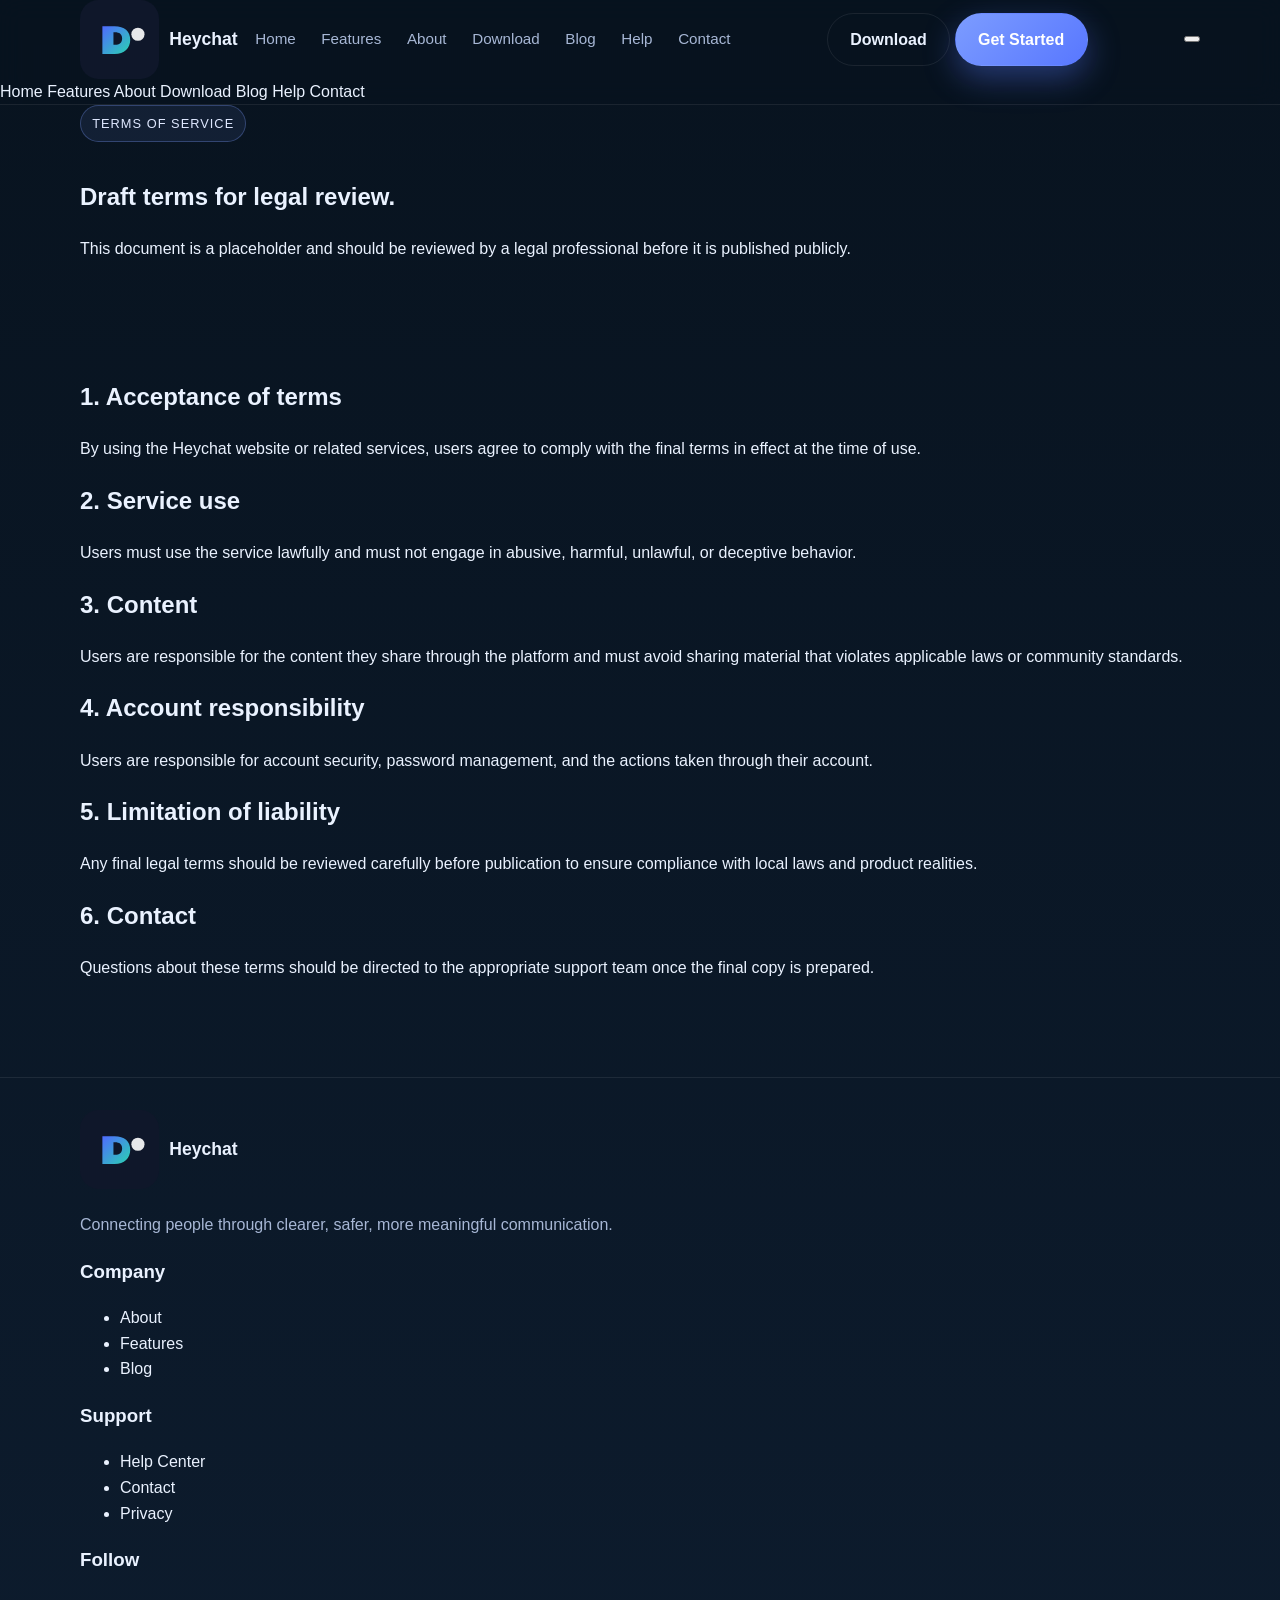
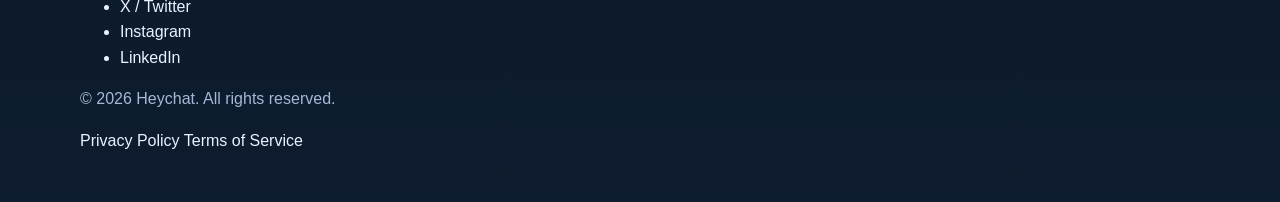
<file: terms.html>
<!DOCTYPE html>
<html lang="en">
  <head>
    <meta charset="UTF-8" />
    <meta name="viewport" content="width=device-width, initial-scale=1.0" />
    <meta name="description" content="Terms of Service draft for Heychat. This placeholder content must be reviewed before publication." />
    <title>Terms of Service | Heychat</title>
    <link rel="icon" type="image/svg+xml" href="assets/heychat-logo.svg" />
    <link rel="stylesheet" href="css/styles.css" />
  </head>
  <body>
    <header class="site-header">
      <div class="container nav-wrap">
        <a class="brand" href="index.html" aria-label="Heychat home">
          <img src="assets/heychat-logo.svg" alt="Heychat logo" class="brand-logo" />
          <span>Heychat</span>
        </a>

        <nav class="main-nav" aria-label="Main navigation">
          <a href="index.html">Home</a>
          <a href="features.html">Features</a>
          <a href="about.html">About</a>
          <a href="download.html">Download</a>
          <a href="blog.html">Blog</a>
          <a href="help.html">Help</a>
          <a href="contact.html">Contact</a>
        </nav>

        <div class="nav-actions">
          <a href="download.html" class="button button-secondary">Download</a>
          <a href="contact.html" class="button button-primary">Get Started</a>
        </div>

        <button class="mobile-menu-toggle" aria-expanded="false" aria-label="Open menu">
          <span></span><span></span><span></span>
        </button>
      </div>

      <div class="mobile-menu">
        <a href="index.html">Home</a>
        <a href="features.html">Features</a>
        <a href="about.html">About</a>
        <a href="download.html">Download</a>
        <a href="blog.html">Blog</a>
        <a href="help.html">Help</a>
        <a href="contact.html">Contact</a>
      </div>
    </header>

    <main>
      <section class="page-header">
        <div class="container narrow">
          <span class="eyebrow">Terms of Service</span>
          <h1>Draft terms for legal review.</h1>
          <p>This document is a placeholder and should be reviewed by a legal professional before it is published publicly.</p>
        </div>
      </section>

      <section class="section">
        <div class="container policy-layout">
          <article class="policy-card">
            <h2>1. Acceptance of terms</h2>
            <p>By using the Heychat website or related services, users agree to comply with the final terms in effect at the time of use.</p>

            <h2>2. Service use</h2>
            <p>Users must use the service lawfully and must not engage in abusive, harmful, unlawful, or deceptive behavior.</p>

            <h2>3. Content</h2>
            <p>Users are responsible for the content they share through the platform and must avoid sharing material that violates applicable laws or community standards.</p>

            <h2>4. Account responsibility</h2>
            <p>Users are responsible for account security, password management, and the actions taken through their account.</p>

            <h2>5. Limitation of liability</h2>
            <p>Any final legal terms should be reviewed carefully before publication to ensure compliance with local laws and product realities.</p>

            <h2>6. Contact</h2>
            <p>Questions about these terms should be directed to the appropriate support team once the final copy is prepared.</p>
          </article>
        </div>
      </section>
    </main>

    <footer class="site-footer">
      <div class="container footer-grid">
        <div>
          <a class="brand footer-brand" href="index.html">
            <img src="assets/heychat-logo.svg" alt="Heychat logo" class="brand-logo" />
            <span>Heychat</span>
          </a>
          <p>Connecting people through clearer, safer, more meaningful communication.</p>
        </div>

        <div>
          <h3>Company</h3>
          <ul>
            <li><a href="about.html">About</a></li>
            <li><a href="features.html">Features</a></li>
            <li><a href="blog.html">Blog</a></li>
          </ul>
        </div>

        <div>
          <h3>Support</h3>
          <ul>
            <li><a href="help.html">Help Center</a></li>
            <li><a href="contact.html">Contact</a></li>
            <li><a href="privacy.html">Privacy</a></li>
          </ul>
        </div>

        <div>
          <h3>Follow</h3>
          <ul>
            <li><a href="#">X / Twitter</a></li>
            <li><a href="#">Instagram</a></li>
            <li><a href="#">LinkedIn</a></li>
          </ul>
        </div>
      </div>

      <div class="container footer-bottom">
        <p>© 2026 Heychat. All rights reserved.</p>
        <div>
          <a href="privacy.html">Privacy Policy</a>
          <a href="terms.html">Terms of Service</a>
        </div>
      </div>
    </footer>

    <script src="js/main.js"></script>
  </body>
</html>
</file>
<file: css/styles.css>
:root {
  --bg: #07111f;
  --bg-soft: #0d1b2e;
  --panel: #101d30;
  --panel-strong: #13263f;
  --text: #eaf2ff;
  --muted: #a7b7d5;
  --primary: #7c9cff;
  --primary-strong: #5877ff;
  --accent: #63e6be;
  --border: rgba(255, 255, 255, 0.08);
  --shadow: rgba(11, 19, 33, 0.35);
}

* {
  box-sizing: border-box;
}

html {
  scroll-behavior: smooth;
}

body {
  margin: 0;
  font-family: "Inter", sans-serif;
  background: linear-gradient(180deg, #08131f 0%, #0d1c2e 100%);
  color: var(--text);
  line-height: 1.6;
}

img {
  max-width: 100%;
  display: block;
}

a {
  color: inherit;
  text-decoration: none;
}

button {
  font: inherit;
}

.container {
  width: min(1120px, calc(100% - 2rem));
  margin: 0 auto;
}

.site-header {
  position: sticky;
  top: 0;
  z-index: 50;
  backdrop-filter: blur(12px);
  background: rgba(8, 19, 31, 0.72);
  border-bottom: 1px solid var(--border);
}

.nav-wrap {
  display: flex;
  align-items: center;
  justify-content: space-between;
  min-height: 76px;
  gap: 1rem;
}

.brand {
  display: inline-flex;
  align-items: center;
  gap: 0.65rem;
  font-size: 1.1rem;
  font-weight: 700;
}

.brand-mark {
  display: inline-grid;
  place-items: center;
  width: 2rem;
  height: 2rem;
  border-radius: 12px;
  background: linear-gradient(135deg, var(--primary), var(--accent));
  color: #08131f;
  font-weight: 800;
}

.main-nav {
  display: flex;
  align-items: center;
  gap: 1.6rem;
  color: var(--muted);
  font-size: 0.95rem;
}

.main-nav a {
  transition: color 0.2s ease;
}

.main-nav a:hover,
.main-nav a:focus-visible {
  color: var(--text);
}

.button {
  display: inline-flex;
  align-items: center;
  justify-content: center;
  border-radius: 999px;
  padding: 0.8rem 1.4rem;
  font-weight: 600;
  border: 1px solid transparent;
  transition: transform 0.2s ease, box-shadow 0.2s ease;
}

.button:hover,
.button:focus-visible {
  transform: translateY(-1px);
}

.button-primary {
  background: linear-gradient(135deg, var(--primary), var(--primary-strong));
  color: white;
  box-shadow: 0 12px 32px rgba(92, 122, 255, 0.38);
}

.button-secondary {
  background: transparent;
  border-color: var(--border);
  color: var(--text);
}

.hero {
  padding: 5.5rem 0 4rem;
}

.hero-grid {
  display: grid;
  grid-template-columns: 1.1fr 0.9fr;
  align-items: center;
  gap: 3rem;
}

.eyebrow {
  display: inline-block;
  margin-bottom: 1rem;
  padding: 0.45rem 0.7rem;
  border: 1px solid rgba(124, 156, 255, 0.3);
  border-radius: 999px;
  background: rgba(124, 156, 255, 0.09);
  color: #dfe8ff;
  font-size: 0.8rem;
  letter-spacing: 0.08em;
  text-transform: uppercase;
}

.hero-copy h1 {
  margin: 0;
  font-size: clamp(2.8rem, 5vw, 5rem);
  line-height: 1.02;
  letter-spacing: -0.06em;
}

.hero-copy p {
  margin-top: 1.2rem;
  max-width: 620px;
  font-size: 1.12rem;
  color: var(--muted);
}

.hero-actions {
  display: flex;
  align-items: center;
  gap: 1rem;
  margin-top: 2rem;
}

.mini-stats {
  list-style: none;
  display: flex;
  gap: 2rem;
  padding: 0;
  margin: 2rem 0 0;
  flex-wrap: wrap;
}

.mini-stats li {
  display: flex;
  flex-direction: column;
  gap: 0.35rem;
}

.mini-stats strong {
  font-size: 1.5rem;
}

.mini-stats span {
  color: var(--muted);
  font-size: 0.9rem;
}

.hero-card {
  background: linear-gradient(180deg, rgba(18, 31, 48, 0.96), rgba(8, 19, 31, 0.96));
  border: 1px solid var(--border);
  border-radius: 28px;
  padding: 1.2rem;
  box-shadow: 0 30px 90px var(--shadow);
}

.chat-window {
  background: rgba(10, 16, 26, 0.82);
  border: 1px solid var(--border);
  border-radius: 22px;
  padding: 1rem;
}

.chat-header {
  display: flex;
  align-items: center;
  justify-content: space-between;
  padding-bottom: 1rem;
  border-bottom: 1px solid var(--border);
  color: var(--muted);
  font-size: 0.85rem;
}

.avatar-group {
  display: flex;
  gap: 0.4rem;
}

.dot {
  width: 0.7rem;
  height: 0.7rem;
  border-radius: 50%;
  display: inline-block;
}

.dot.green { background: #5ee7a5; }
.dot.yellow { background: #f5d66f; }
.dot.red { background: #ff6f7a; }

.message-row {
  display: flex;
  margin-top: 1rem;
}

.message-row.outgoing {
  justify-content: flex-end;
}

.bubble {
  max-width: 82%;
  padding: 0.8rem 1rem;
  border-radius: 18px;
  background: rgba(193, 205, 255, 0.08);
  color: var(--text);
  border: 1px solid rgba(255, 255, 255, 0.04);
}

.bubble-accent {
  background: linear-gradient(135deg, rgba(124, 156, 255, 0.9), rgba(98, 221, 189, 0.75));
  color: #08131f;
  border: none;
  font-weight: 600;
}

.composer {
  margin-top: 1.4rem;
  display: flex;
  align-items: center;
  justify-content: space-between;
  gap: 1rem;
  padding: 0.8rem 0.9rem;
  border-radius: 18px;
  background: rgba(255, 255, 255, 0.03);
  color: var(--muted);
  border: 1px solid var(--border);
}

.composer button {
  border: none;
  border-radius: 12px;
  padding: 0.7rem 1rem;
  background: var(--primary);
  color: white;
  font-weight: 600;
}

.section {
  padding: 5rem 0;
}

.section-alt {
  background: rgba(255, 255, 255, 0.02);
  border-top: 1px solid var(--border);
  border-bottom: 1px solid var(--border);
}

.section-heading {
  margin-bottom: 2.4rem;
}

.section-heading h2 {
  margin: 0;
  font-size: clamp(2rem, 3vw, 3rem);
  letter-spacing: -0.05em;
}

.feature-grid,
.pricing-grid {
  display: grid;
  grid-template-columns: repeat(3, minmax(0, 1fr));
  gap: 1.5rem;
}

.feature-card,
.price-card {
  background: rgba(19, 32, 49, 0.82);
  border: 1px solid var(--border);
  border-radius: 24px;
  padding: 1.5rem;
}

.icon {
  width: 3rem;
  height: 3rem;
  display: grid;
  place-items: center;
  border-radius: 16px;
  background: rgba(124, 156, 255, 0.14);
  font-size: 1.5rem;
}

.feature-card h3,
.price-card h3,
.benefit-item h3 {
  margin: 1rem 0 0.55rem;
}

.feature-card p,
.benefit-item p,
.price-card li,
.site-footer p {
  color: var(--muted);
}

.split-layout {
  display: grid;
  grid-template-columns: 0.9fr 1.1fr;
  gap: 2rem;
  align-items: center;
}

.split-layout h2 {
  margin: 0;
  font-size: clamp(2rem, 3vw, 3rem);
  letter-spacing: -0.05em;
}

.split-layout p {
  color: var(--muted);
}

.benefits {
  display: grid;
  gap: 1rem;
}

.benefit-item {
  display: flex;
  gap: 1rem;
  padding: 1.2rem;
  background: rgba(255, 255, 255, 0.02);
  border: 1px solid var(--border);
  border-radius: 18px;
}

.benefit-item strong {
  font-size: 1.5rem;
  color: var(--primary);
}

.price-card {
  position: relative;
}

.price-card.featured {
  background: linear-gradient(180deg, rgba(92, 122, 255, 0.16), rgba(19, 32, 49, 0.9));
  border-color: rgba(124, 156, 255, 0.4);
}

.badge {
  position: absolute;
  top: 1rem;
  right: 1rem;
  padding: 0.4rem 0.7rem;
  border-radius: 999px;
  background: rgba(99, 230, 190, 0.14);
  color: var(--accent);
  border: 1px solid rgba(99, 230, 190, 0.25);
  font-size: 0.75rem;
}

.price {
  margin: 1rem 0;
  font-size: 2.2rem;
  font-weight: 800;
  letter-spacing: -0.06em;
}

.price span {
  font-size: 0.9rem;
  color: var(--muted);
  font-weight: 500;
}

.price-card ul {
  list-style: none;
  padding: 0;
  margin: 0 0 1.5rem;
  display: grid;
  gap: 0.7rem;
}

.price-card li::before {
  content: "✓";
  color: var(--accent);
  margin-right: 0.6rem;
}

.site-footer {
  padding: 2rem 0 3rem;
  border-top: 1px solid var(--border);
}

.footer-wrap {
  display: flex;
  align-items: center;
  justify-content: space-between;
  gap: 1rem;
}

@media (max-width: 800px) {
  .main-nav {
    display: none;
  }

  .hero-grid,
  .split-layout,
  .feature-grid,
  .pricing-grid {
    grid-template-columns: 1fr;
  }

  .hero {
    padding-top: 4rem;
  }

  .footer-wrap {
    flex-direction: column;
    align-items: flex-start;
  }
}
</file>
